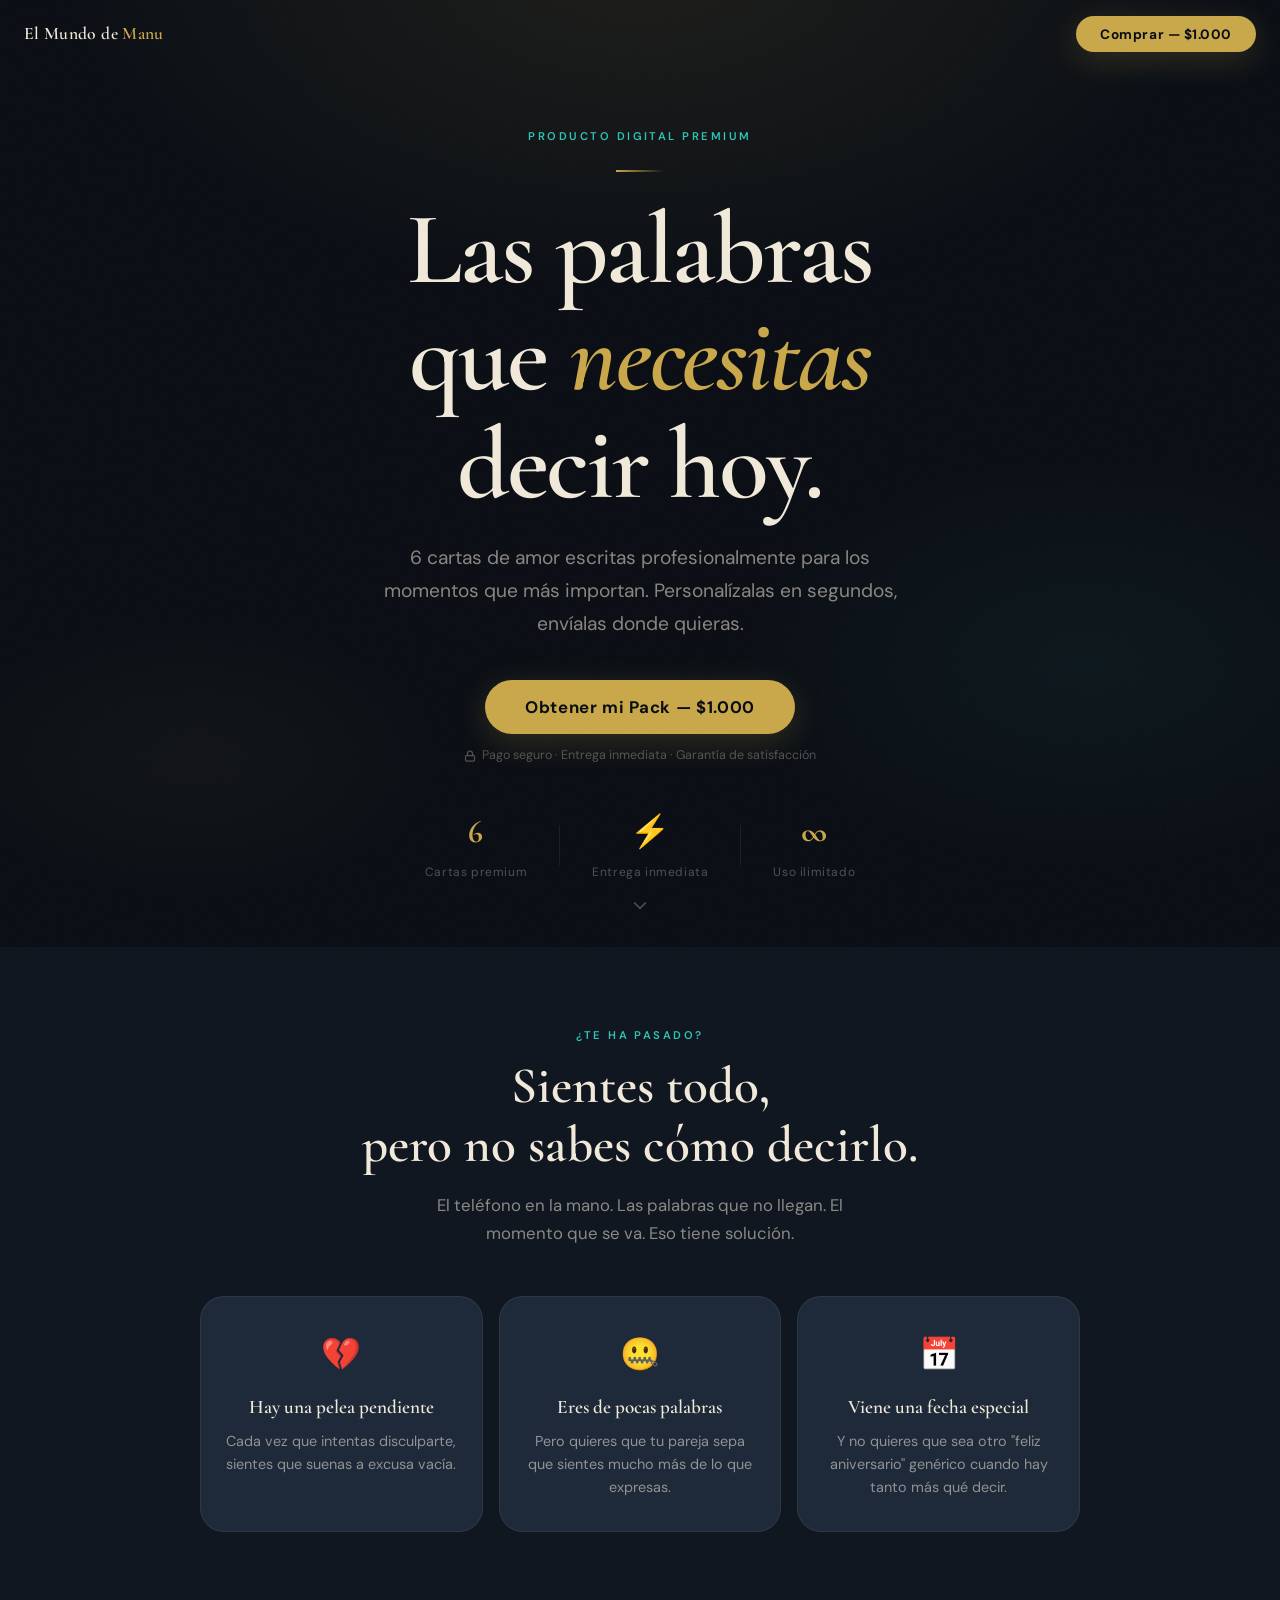
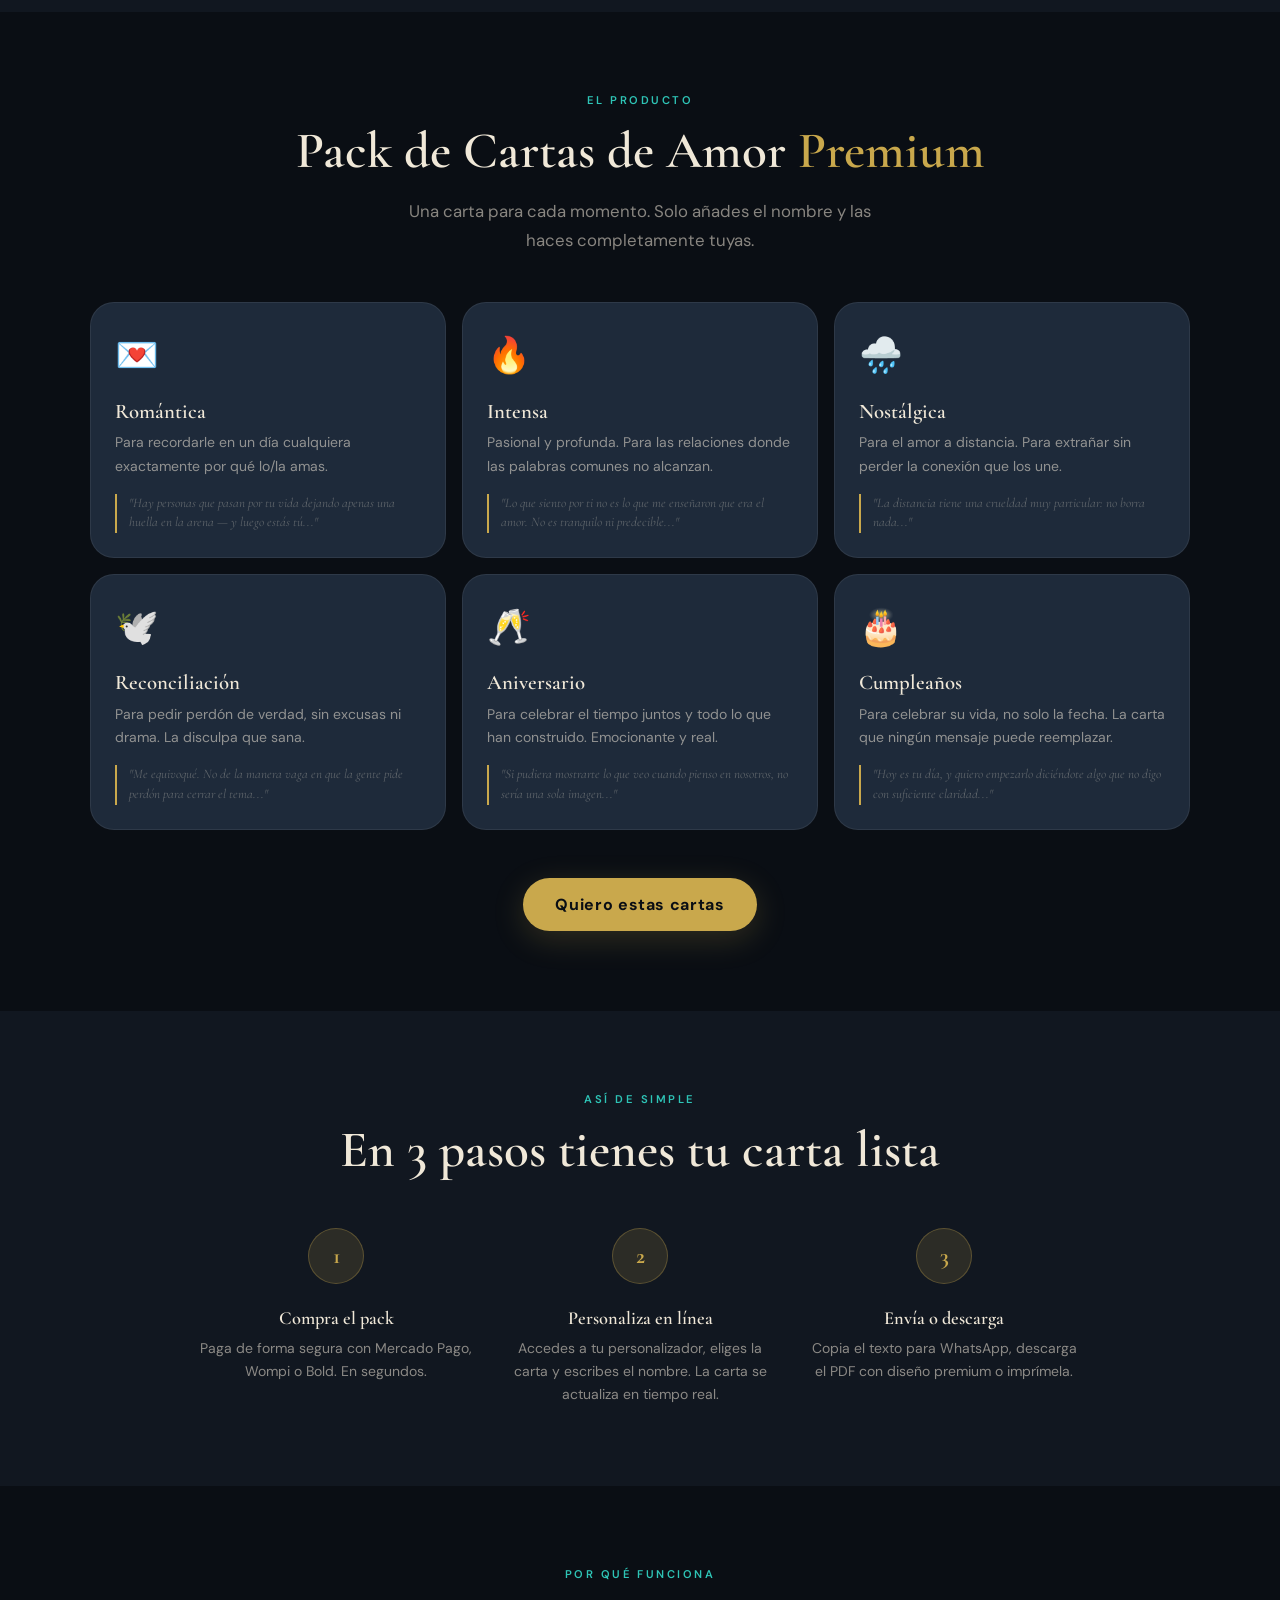
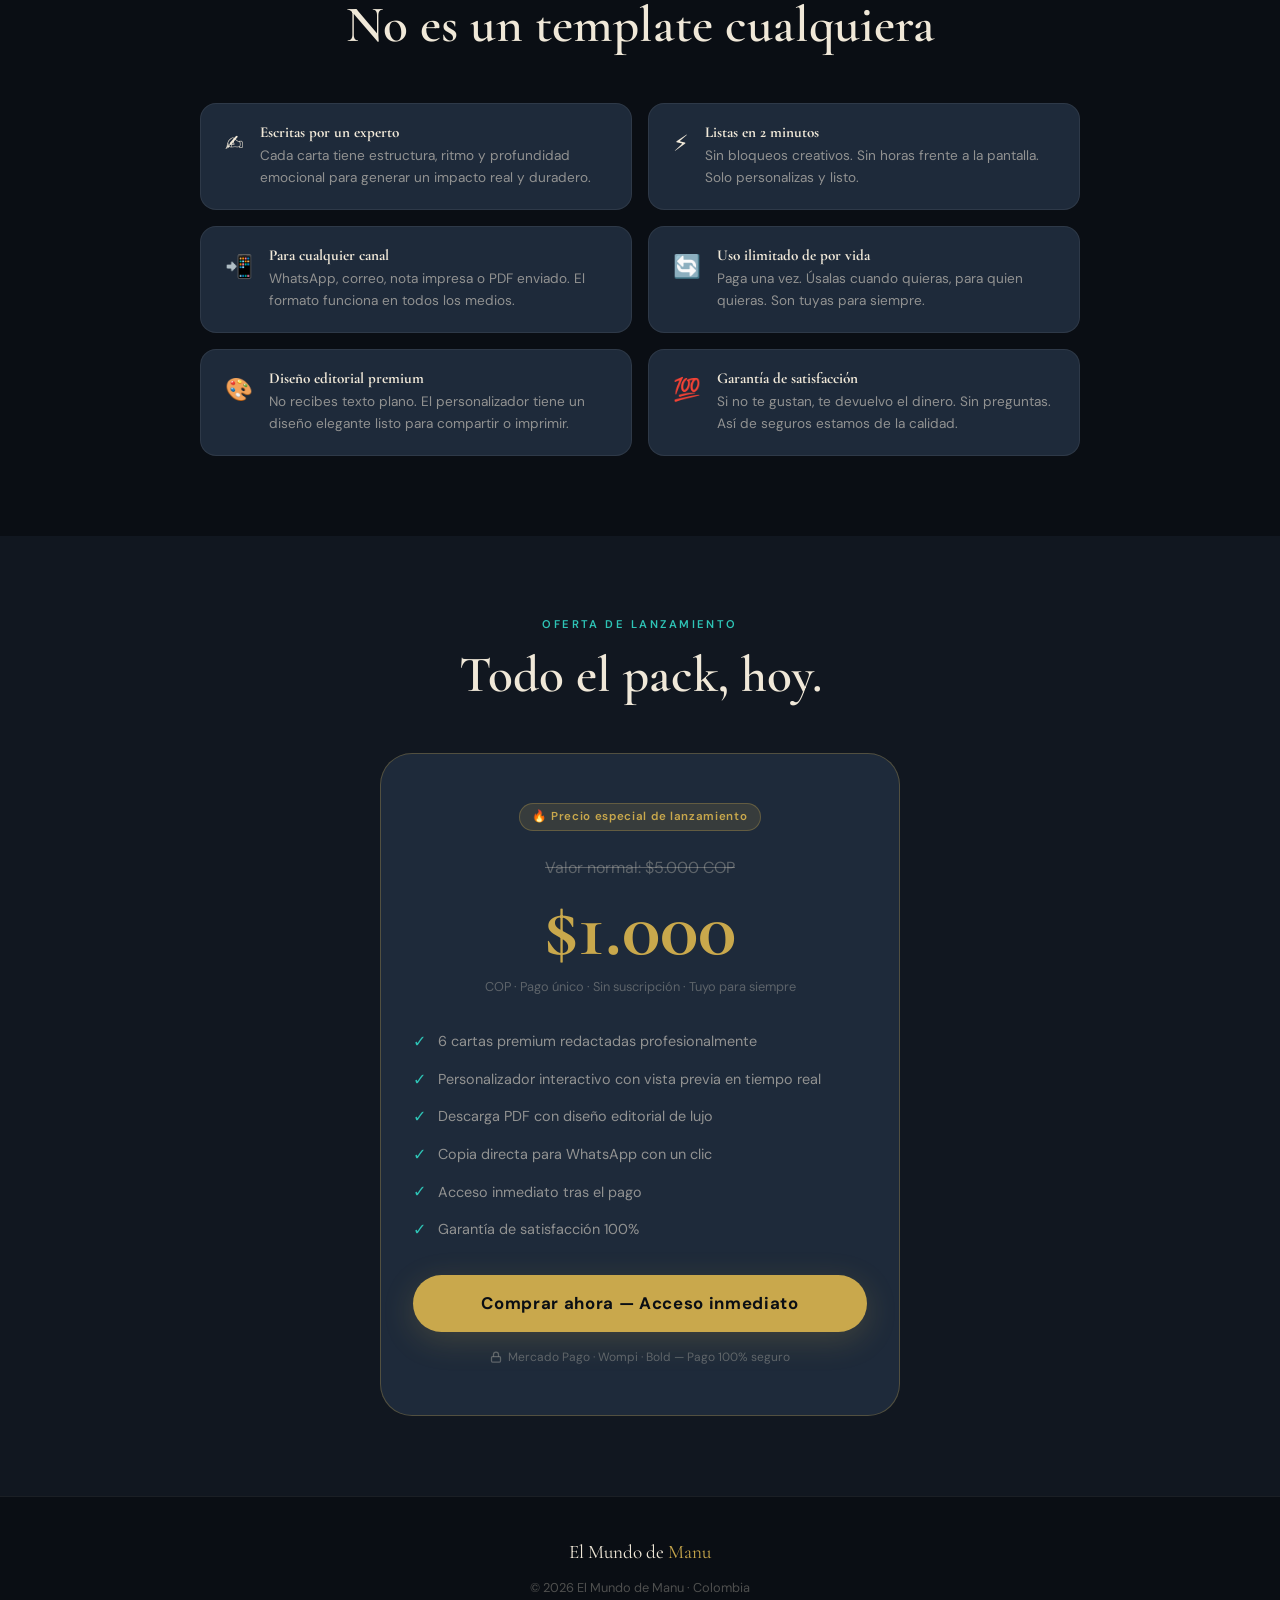
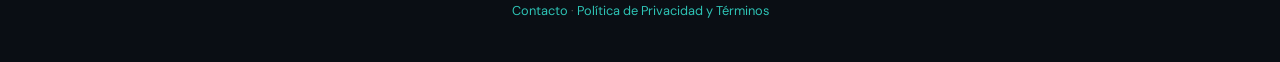
<file: index.html>
<!DOCTYPE html>
<html lang="es">
<head>
  <meta charset="UTF-8" />
  <meta name="viewport" content="width=device-width, initial-scale=1.0" />
  <meta name="robots" content="index, follow" />
  <title>Pack de Cartas de Amor Premium | El Mundo de Manu</title>
  <meta name="description" content="6 cartas de amor escritas profesionalmente. Personalízalas en segundos y envíalas por WhatsApp, correo o impresas. Descarga inmediata." />
  <meta property="og:title"       content="Pack de Cartas de Amor Premium" />
  <meta property="og:description" content="Las palabras perfectas para cada momento. 6 cartas premium." />
  <meta property="og:type"        content="product" />

  <!-- Mis fuentes: Cormorant Garamond para display, DM Sans para UI -->
  <link rel="preconnect" href="https://fonts.googleapis.com" />
  <link rel="preconnect" href="https://fonts.gstatic.com" crossorigin />
  <link href="https://fonts.googleapis.com/css2?family=Cormorant+Garamond:ital,wght@0,400;0,600;0,700;1,400;1,600&family=DM+Sans:wght@300;400;500;600;700&display=swap" rel="stylesheet" />

  <link rel="stylesheet" href="styles.css" />
</head>
<body>

  <!-- ╔══════════════════════════════════════════════════════╗
       ║  NAVBAR FIJA                                        ║
       ╚══════════════════════════════════════════════════════╝ -->
  <nav class="navbar" id="navbar" role="navigation" aria-label="Navegación principal">
    <div class="navbar-brand">El Mundo de <span>Manu</span></div>
    <button class="btn-primary" onclick="abrirModal()" style="padding:0.6rem 1.5rem;font-size:0.85rem;">
      Comprar — $1.000
    </button>
  </nav>


  <!-- ╔══════════════════════════════════════════════════════╗
       ║  HERO — Primera impresión                          ║
       ╚══════════════════════════════════════════════════════╝ -->
  <section class="hero" id="inicio" aria-labelledby="hero-title">
    <div class="hero-bg" aria-hidden="true"></div>

    <div class="hero-content">
      <div class="eyebrow anim-hero anim-delay-1">Producto digital premium</div>

      <div class="hero-line anim-hero anim-delay-1" style="animation-delay:0.2s"></div>

      <h1 class="hero-title anim-hero anim-delay-2" id="hero-title">
        Las palabras<br />que <em>necesitas</em><br />decir hoy.
      </h1>

      <p class="hero-subtitle anim-hero anim-delay-3">
        6 cartas de amor escritas profesionalmente para los momentos que más importan.
        Personalízalas en segundos, envíalas donde quieras.
      </p>

      <div class="anim-hero anim-delay-4" style="display:flex;flex-direction:column;align-items:center;gap:0.75rem;">
        <button class="btn-primary" onclick="abrirModal()" style="font-size:1.05rem;padding:1rem 2.5rem;" aria-label="Comprar pack de cartas">
          Obtener mi Pack — $1.000
        </button>
        <p style="font-size:0.78rem;color:var(--t-muted);display:flex;align-items:center;gap:0.4rem;">
          <svg width="12" height="12" viewBox="0 0 24 24" fill="none" stroke="currentColor" stroke-width="2.5"><rect x="3" y="11" width="18" height="11" rx="2"/><path d="M7 11V7a5 5 0 0110 0v4"/></svg>
          Pago seguro · Entrega inmediata · Garantía de satisfacción
        </p>
      </div>

      <div class="hero-stats anim-hero anim-delay-5">
        <div class="hero-stat">
          <span class="hero-stat-num">6</span>
          <span class="hero-stat-label">Cartas premium</span>
        </div>
        <div class="hero-stat-sep" aria-hidden="true"></div>
        <div class="hero-stat">
          <span class="hero-stat-num">⚡</span>
          <span class="hero-stat-label">Entrega inmediata</span>
        </div>
        <div class="hero-stat-sep" aria-hidden="true"></div>
        <div class="hero-stat">
          <span class="hero-stat-num">∞</span>
          <span class="hero-stat-label">Uso ilimitado</span>
        </div>
      </div>
    </div>

    <div class="scroll-cue" aria-hidden="true">
      <svg width="20" height="20" viewBox="0 0 24 24" fill="none" stroke="var(--t-muted)" stroke-width="2">
        <path d="M19 9l-7 7-7-7"/>
      </svg>
    </div>
  </section>


  <!-- ╔══════════════════════════════════════════════════════╗
       ║  PROBLEMA                                          ║
       ╚══════════════════════════════════════════════════════╝ -->
  <section class="section section-alt" id="problema" aria-labelledby="problema-title">
    <div class="container-md">
      <div class="section-header reveal">
        <div class="eyebrow">¿Te ha pasado?</div>
        <h2 class="section-title" id="problema-title">
          Sientes todo,<br />pero no sabes cómo decirlo.
        </h2>
        <p class="section-sub">
          El teléfono en la mano. Las palabras que no llegan.
          El momento que se va. Eso tiene solución.
        </p>
      </div>

      <div class="problema-grid">
        <div class="problema-card reveal" style="transition-delay:0.1s">
          <span class="problema-card-icon">💔</span>
          <h3>Hay una pelea pendiente</h3>
          <p>Cada vez que intentas disculparte, sientes que suenas a excusa vacía.</p>
        </div>
        <div class="problema-card reveal" style="transition-delay:0.2s">
          <span class="problema-card-icon">🤐</span>
          <h3>Eres de pocas palabras</h3>
          <p>Pero quieres que tu pareja sepa que sientes mucho más de lo que expresas.</p>
        </div>
        <div class="problema-card reveal" style="transition-delay:0.3s">
          <span class="problema-card-icon">📅</span>
          <h3>Viene una fecha especial</h3>
          <p>Y no quieres que sea otro "feliz aniversario" genérico cuando hay tanto más qué decir.</p>
        </div>
      </div>
    </div>
  </section>


  <!-- ╔══════════════════════════════════════════════════════╗
       ║  PRODUCTO — Las 6 cartas                          ║
       ╚══════════════════════════════════════════════════════╝ -->
  <section class="section" id="cartas" aria-labelledby="cartas-title">
    <div class="container">
      <div class="section-header reveal">
        <div class="eyebrow">El producto</div>
        <h2 class="section-title" id="cartas-title">
          Pack de Cartas de Amor <span style="color:var(--c-gold)">Premium</span>
        </h2>
        <p class="section-sub">
          Una carta para cada momento. Solo añades el nombre y las haces completamente tuyas.
        </p>
      </div>

      <div class="cartas-grid">
        <article class="carta-card reveal" style="transition-delay:0.05s">
          <div class="carta-icon">💌</div>
          <h3>Romántica</h3>
          <p>Para recordarle en un día cualquiera exactamente por qué lo/la amas.</p>
          <div class="carta-preview">
            <p>"Hay personas que pasan por tu vida dejando apenas una huella en la arena — y luego estás tú..."</p>
          </div>
        </article>
        <article class="carta-card reveal" style="transition-delay:0.1s">
          <div class="carta-icon">🔥</div>
          <h3>Intensa</h3>
          <p>Pasional y profunda. Para las relaciones donde las palabras comunes no alcanzan.</p>
          <div class="carta-preview">
            <p>"Lo que siento por ti no es lo que me enseñaron que era el amor. No es tranquilo ni predecible..."</p>
          </div>
        </article>
        <article class="carta-card reveal" style="transition-delay:0.15s">
          <div class="carta-icon">🌧️</div>
          <h3>Nostálgica</h3>
          <p>Para el amor a distancia. Para extrañar sin perder la conexión que los une.</p>
          <div class="carta-preview">
            <p>"La distancia tiene una crueldad muy particular: no borra nada..."</p>
          </div>
        </article>
        <article class="carta-card reveal" style="transition-delay:0.2s">
          <div class="carta-icon">🕊️</div>
          <h3>Reconciliación</h3>
          <p>Para pedir perdón de verdad, sin excusas ni drama. La disculpa que sana.</p>
          <div class="carta-preview">
            <p>"Me equivoqué. No de la manera vaga en que la gente pide perdón para cerrar el tema..."</p>
          </div>
        </article>
        <article class="carta-card reveal" style="transition-delay:0.25s">
          <div class="carta-icon">🥂</div>
          <h3>Aniversario</h3>
          <p>Para celebrar el tiempo juntos y todo lo que han construido. Emocionante y real.</p>
          <div class="carta-preview">
            <p>"Si pudiera mostrarte lo que veo cuando pienso en nosotros, no sería una sola imagen..."</p>
          </div>
        </article>
        <article class="carta-card reveal" style="transition-delay:0.3s">
          <div class="carta-icon">🎂</div>
          <h3>Cumpleaños</h3>
          <p>Para celebrar su vida, no solo la fecha. La carta que ningún mensaje puede reemplazar.</p>
          <div class="carta-preview">
            <p>"Hoy es tu día, y quiero empezarlo diciéndote algo que no digo con suficiente claridad..."</p>
          </div>
        </article>
      </div>

      <!-- Mi CTA intermedio para capturar intención en cualquier punto -->
      <div class="reveal" style="text-align:center;margin-top:3rem;">
        <button class="btn-primary" onclick="abrirModal()" style="font-size:1rem;">
          Quiero estas cartas
        </button>
      </div>
    </div>
  </section>


  <!-- ╔══════════════════════════════════════════════════════╗
       ║  CÓMO FUNCIONA — 3 pasos simples                  ║
       ╚══════════════════════════════════════════════════════╝ -->
  <section class="section section-alt" aria-labelledby="como-title">
    <div class="container-md">
      <div class="section-header reveal">
        <div class="eyebrow">Así de simple</div>
        <h2 class="section-title" id="como-title">En 3 pasos tienes tu carta lista</h2>
      </div>

      <div style="display:grid;grid-template-columns:repeat(auto-fit,minmax(200px,1fr));gap:2rem;position:relative;">
        <div class="reveal" style="text-align:center;transition-delay:0.1s">
          <div style="width:56px;height:56px;border-radius:50%;background:var(--c-gold-dim);border:1px solid var(--c-border-gold);display:flex;align-items:center;justify-content:center;margin:0 auto 1.5rem;font-family:var(--f-display);font-size:1.4rem;color:var(--c-gold);font-weight:700;">1</div>
          <h3 style="font-family:var(--f-display);font-size:1.15rem;margin-bottom:0.5rem;">Compra el pack</h3>
          <p style="font-size:0.875rem;color:var(--t-secondary);line-height:1.65;">Paga de forma segura con Mercado Pago, Wompi o Bold. En segundos.</p>
        </div>
        <div class="reveal" style="text-align:center;transition-delay:0.2s">
          <div style="width:56px;height:56px;border-radius:50%;background:var(--c-gold-dim);border:1px solid var(--c-border-gold);display:flex;align-items:center;justify-content:center;margin:0 auto 1.5rem;font-family:var(--f-display);font-size:1.4rem;color:var(--c-gold);font-weight:700;">2</div>
          <h3 style="font-family:var(--f-display);font-size:1.15rem;margin-bottom:0.5rem;">Personaliza en línea</h3>
          <p style="font-size:0.875rem;color:var(--t-secondary);line-height:1.65;">Accedes a tu personalizador, eliges la carta y escribes el nombre. La carta se actualiza en tiempo real.</p>
        </div>
        <div class="reveal" style="text-align:center;transition-delay:0.3s">
          <div style="width:56px;height:56px;border-radius:50%;background:var(--c-gold-dim);border:1px solid var(--c-border-gold);display:flex;align-items:center;justify-content:center;margin:0 auto 1.5rem;font-family:var(--f-display);font-size:1.4rem;color:var(--c-gold);font-weight:700;">3</div>
          <h3 style="font-family:var(--f-display);font-size:1.15rem;margin-bottom:0.5rem;">Envía o descarga</h3>
          <p style="font-size:0.875rem;color:var(--t-secondary);line-height:1.65;">Copia el texto para WhatsApp, descarga el PDF con diseño premium o imprímela.</p>
        </div>
      </div>
    </div>
  </section>


  <!-- ╔══════════════════════════════════════════════════════╗
       ║  BENEFICIOS                                        ║
       ╚══════════════════════════════════════════════════════╝ -->
  <section class="section" aria-labelledby="beneficios-title">
    <div class="container-md">
      <div class="section-header reveal">
        <div class="eyebrow">Por qué funciona</div>
        <h2 class="section-title" id="beneficios-title">No es un template cualquiera</h2>
      </div>
      <div class="beneficios-grid">
        <div class="beneficio-item reveal" style="transition-delay:0.05s"><span class="beneficio-icon">✍️</span><div><h4>Escritas por un experto</h4><p>Cada carta tiene estructura, ritmo y profundidad emocional para generar un impacto real y duradero.</p></div></div>
        <div class="beneficio-item reveal" style="transition-delay:0.1s"><span class="beneficio-icon">⚡</span><div><h4>Listas en 2 minutos</h4><p>Sin bloqueos creativos. Sin horas frente a la pantalla. Solo personalizas y listo.</p></div></div>
        <div class="beneficio-item reveal" style="transition-delay:0.15s"><span class="beneficio-icon">📲</span><div><h4>Para cualquier canal</h4><p>WhatsApp, correo, nota impresa o PDF enviado. El formato funciona en todos los medios.</p></div></div>
        <div class="beneficio-item reveal" style="transition-delay:0.2s"><span class="beneficio-icon">🔄</span><div><h4>Uso ilimitado de por vida</h4><p>Paga una vez. Úsalas cuando quieras, para quien quieras. Son tuyas para siempre.</p></div></div>
        <div class="beneficio-item reveal" style="transition-delay:0.25s"><span class="beneficio-icon">🎨</span><div><h4>Diseño editorial premium</h4><p>No recibes texto plano. El personalizador tiene un diseño elegante listo para compartir o imprimir.</p></div></div>
        <div class="beneficio-item reveal" style="transition-delay:0.3s"><span class="beneficio-icon">💯</span><div><h4>Garantía de satisfacción</h4><p>Si no te gustan, te devuelvo el dinero. Sin preguntas. Así de seguros estamos de la calidad.</p></div></div>
      </div>
    </div>
  </section>


  <!-- ╔══════════════════════════════════════════════════════╗
       ║  PRECIO + CTA FINAL                               ║
       ╚══════════════════════════════════════════════════════╝ -->
  <section class="section section-alt" id="precio" aria-labelledby="precio-title">
    <div class="container-sm">
      <div class="section-header reveal">
        <div class="eyebrow">Oferta de lanzamiento</div>
        <h2 class="section-title" id="precio-title">Todo el pack, hoy.</h2>
      </div>

      <div class="precio-card reveal">
        <div class="badge" style="margin-bottom:1.5rem;">🔥 Precio especial de lanzamiento</div>
        <p class="precio-old">Valor normal: $5.000 COP</p>
        <p class="precio-main">$1.000</p>
        <p class="precio-note">COP · Pago único · Sin suscripción · Tuyo para siempre</p>

        <ul class="precio-lista">
          <li><span class="check">✓</span> 6 cartas premium redactadas profesionalmente</li>
          <li><span class="check">✓</span> Personalizador interactivo con vista previa en tiempo real</li>
          <li><span class="check">✓</span> Descarga PDF con diseño editorial de lujo</li>
          <li><span class="check">✓</span> Copia directa para WhatsApp con un clic</li>
          <li><span class="check">✓</span> Acceso inmediato tras el pago</li>
          <li><span class="check">✓</span> Garantía de satisfacción 100%</li>
        </ul>

        <button class="btn-primary" onclick="abrirModal()" style="width:100%;font-size:1.05rem;padding:1.1rem;" aria-label="Ir a pago">
          Comprar ahora — Acceso inmediato
        </button>
        <p style="font-size:0.75rem;color:var(--t-muted);margin-top:1rem;display:flex;align-items:center;justify-content:center;gap:0.4rem;">
          <svg width="12" height="12" viewBox="0 0 24 24" fill="none" stroke="currentColor" stroke-width="2.5"><rect x="3" y="11" width="18" height="11" rx="2"/><path d="M7 11V7a5 5 0 0110 0v4"/></svg>
          Mercado Pago · Wompi · Bold — Pago 100% seguro
        </p>
      </div>
    </div>
  </section>


  <!-- ╔══════════════════════════════════════════════════════╗
       ║  FOOTER                                            ║
       ╚══════════════════════════════════════════════════════╝ -->
  <footer class="footer" role="contentinfo">
    <div class="footer-brand">El Mundo de <span>Manu</span></div>
    <p class="footer-text">
      © 2026 El Mundo de Manu · Colombia<br />
      <a href="mailto:elmundodemanu2704@gmail.com" class="footer-link">Contacto</a> ·
      <a href="legal.html" class="footer-link">Política de Privacidad y Términos</a>
    </p>
  </footer>


  <!-- ╔══════════════════════════════════════════════════════╗
       ║  MODAL DE PAGO                                     ║
       ╚══════════════════════════════════════════════════════╝ -->
  <div
    class="modal-overlay"
    id="modal-pago"
    role="dialog"
    aria-modal="true"
    aria-labelledby="modal-title"
  >
    <div class="modal-box">
      <button class="modal-close-btn" onclick="cerrarModal()" aria-label="Cerrar modal">
        <svg width="16" height="16" viewBox="0 0 24 24" fill="none" stroke="currentColor" stroke-width="2.5">
          <path d="M18 6L6 18M6 6l12 12"/>
        </svg>
      </button>

      <div class="modal-header">
        <h2 id="modal-title">¿Cómo prefieres pagar?</h2>
        <p>Elige tu plataforma favorita. Todas son seguras.</p>
      </div>

      <div style="display:flex;flex-direction:column;gap:0.75rem;" id="pasarelas-container">

        <button class="pasarela-btn" onclick="iniciarPago('mercadopago')" id="btn-mp">
          <!-- Logo Mercado Pago -->
          <div class="pasarela-logo" style="background:#fff;padding:0;overflow:hidden;display:flex;align-items:center;justify-content:center;border:1.5px solid #e8f4fd;">
            <img src="assets/img/logos/MercadoPago.png" alt="Mercado Pago" width="36" height="36" style="object-fit:contain;" />
          </div>
          <div class="pasarela-info">
            <strong>Mercado Pago</strong>
            <span>Tarjeta, PSE, efectivo, cuotas</span>
          </div>
          <svg class="pasarela-arrow" width="16" height="16" viewBox="0 0 24 24" fill="none" stroke="currentColor" stroke-width="2">
            <path d="M9 18l6-6-6-6"/>
          </svg>
        </button>

        <button class="pasarela-btn" onclick="iniciarPago('wompi')" id="btn-wompi">
          <!-- Logo Wompi -->
          <div class="pasarela-logo" style="background:#A8E6A3;padding:0;overflow:hidden;display:flex;align-items:center;justify-content:center;">
            <img src="assets/img/logos/Wompi.png" alt="Wompi" width="38" height="38" style="object-fit:contain;" />
          </div>
          <div class="pasarela-info">
            <strong>Wompi</strong>
            <span>Tarjeta crédito/débito, Nequi, PSE</span>
          </div>
          <svg class="pasarela-arrow" width="16" height="16" viewBox="0 0 24 24" fill="none" stroke="currentColor" stroke-width="2">
            <path d="M9 18l6-6-6-6"/>
          </svg>
        </button>

        <button class="pasarela-btn" onclick="iniciarPago('bold')" id="btn-bold">
          <!-- Logo Bold -->
          <div class="pasarela-logo" style="background:#1a1060;padding:0;overflow:hidden;display:flex;align-items:center;justify-content:center;border-radius:10px;">
            <img src="assets/img/logos/Bold.png" alt="Bold" width="40" height="40" style="object-fit:contain;" />
          </div>
          <div class="pasarela-info">
            <strong>Bold</strong>
            <span>Tarjeta, transferencia, Nequi</span>
          </div>
          <svg class="pasarela-arrow" width="16" height="16" viewBox="0 0 24 24" fill="none" stroke="currentColor" stroke-width="2">
            <path d="M9 18l6-6-6-6"/>
          </svg>
        </button>
      </div>

      <div class="modal-trust">
        <svg width="14" height="14" viewBox="0 0 24 24" fill="none" stroke="currentColor" stroke-width="2.5">
          <rect x="3" y="11" width="18" height="11" rx="2"/>
          <path d="M7 11V7a5 5 0 0110 0v4"/>
        </svg>
        Transacción cifrada y 100% segura
      </div>
      <p style="font-size:0.72rem;color:var(--t-muted);text-align:center;margin-top:0.5rem;">
        Al pagar aceptas nuestros <a href="legal.html" style="color:var(--c-teal);text-decoration:none;" target="_blank">Términos y Política de Privacidad</a>
      </p>

      <button class="btn-ghost" onclick="cerrarModal()" style="width:100%;justify-content:center;margin-top:1.25rem;">
        Cancelar
      </button>
    </div>
  </div>


  <!-- Mi toast de notificaciones — lo manipulo desde JS -->
  <div class="toast" id="toast" role="alert" aria-live="polite"></div>

  <script src="payments.js"></script>
  <script src="main.js"></script>
</body>
</html>
</file>
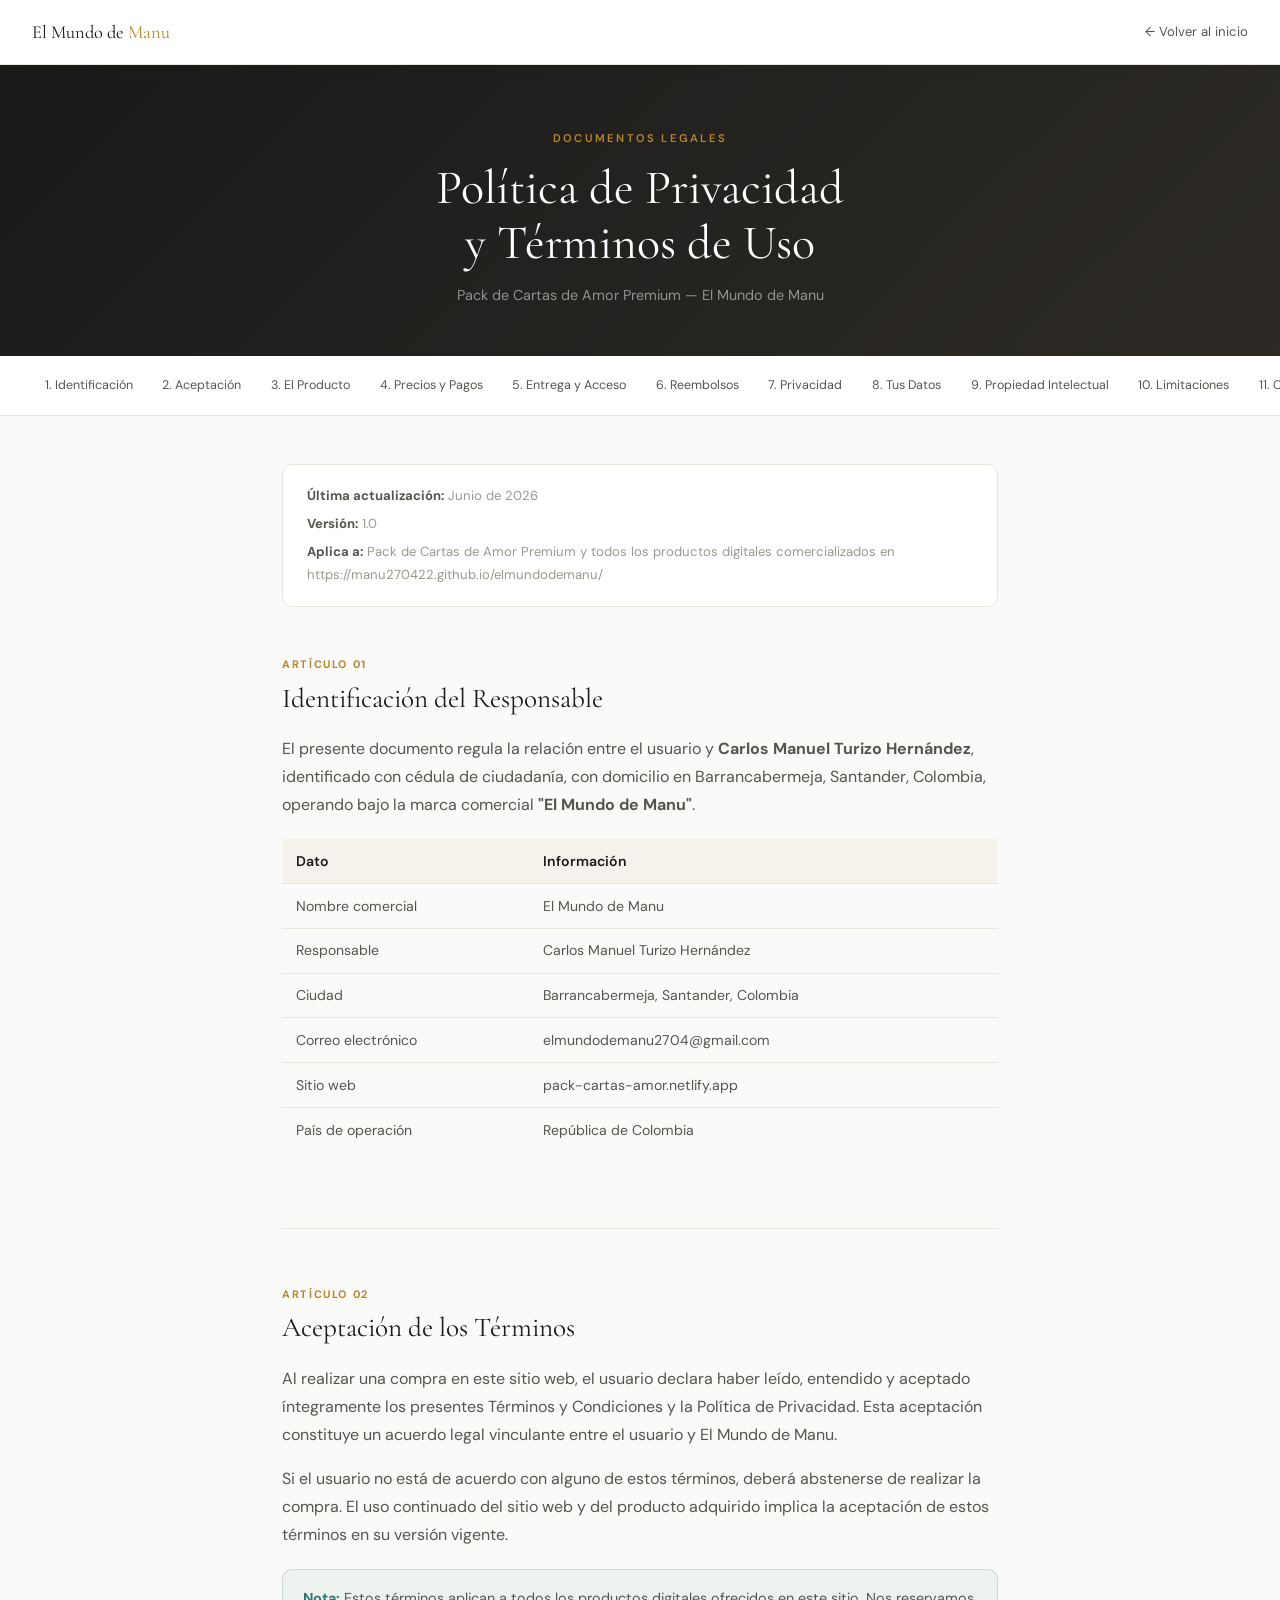
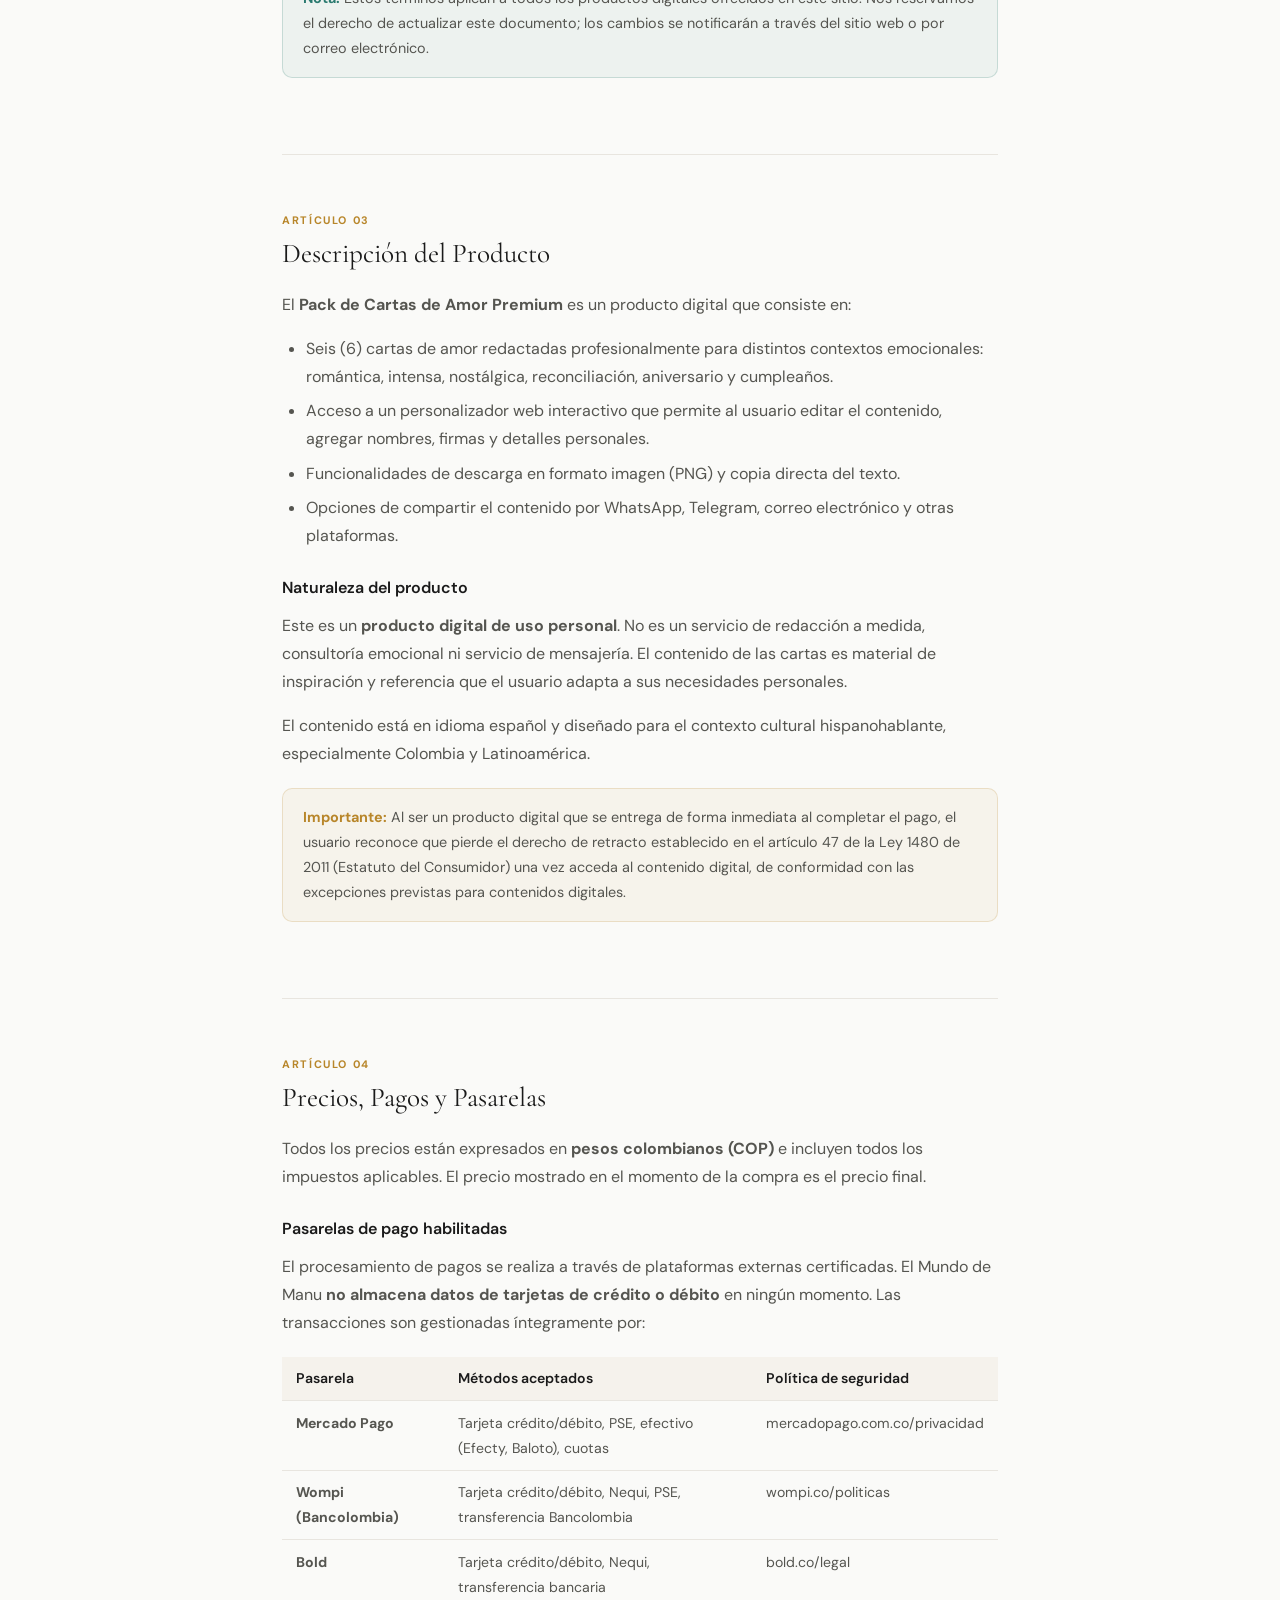
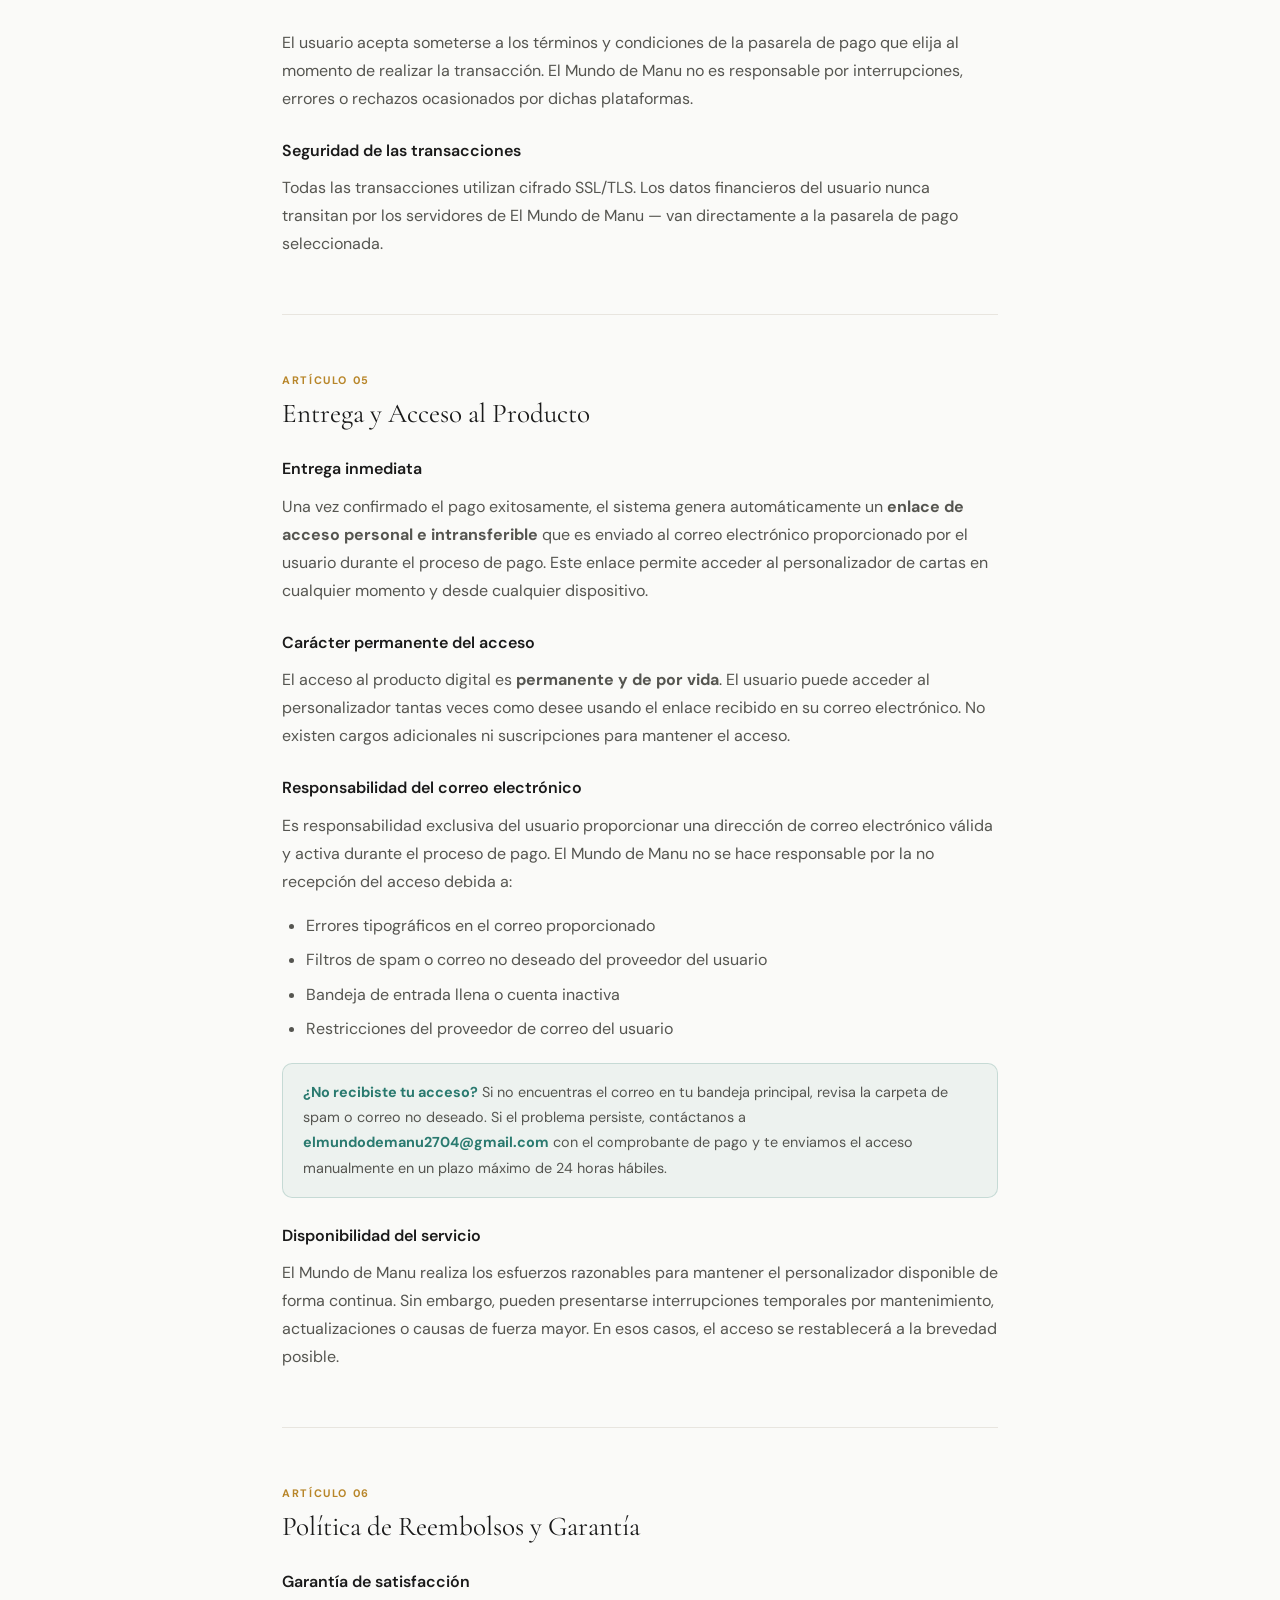
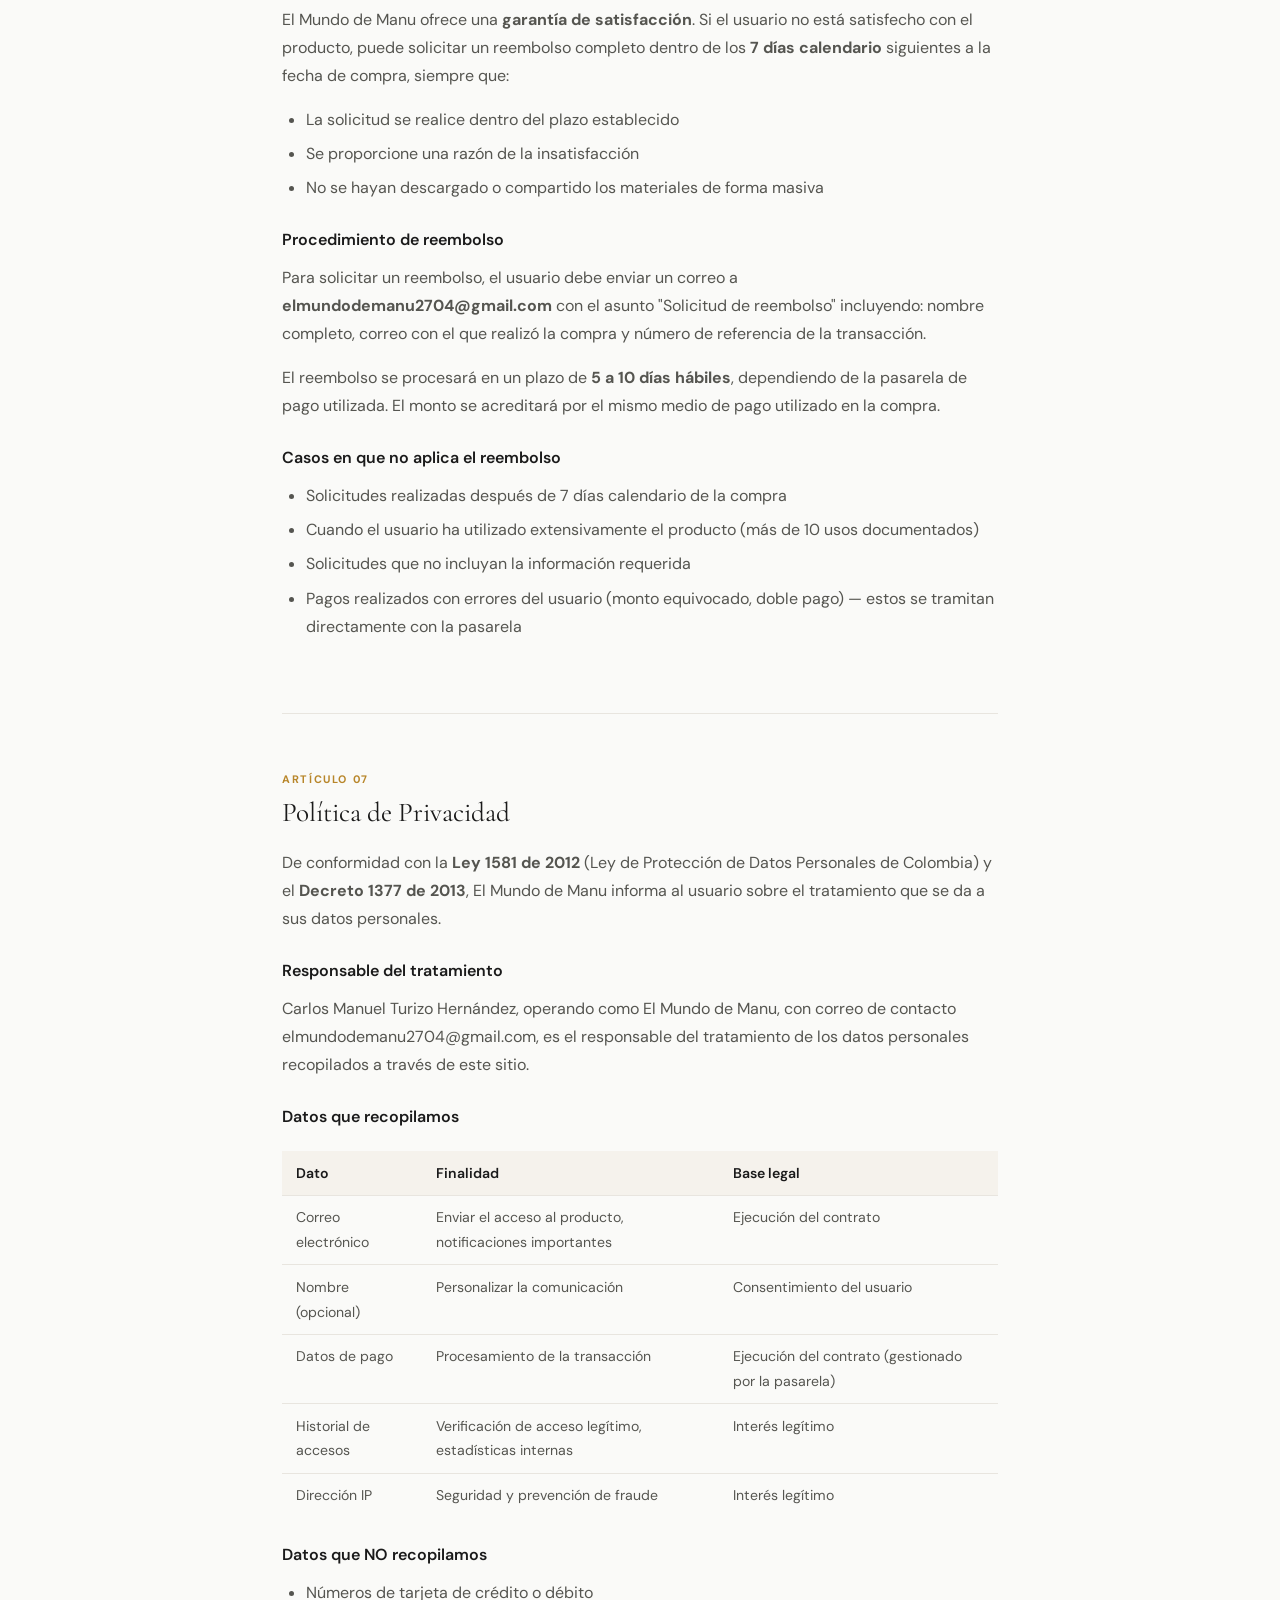
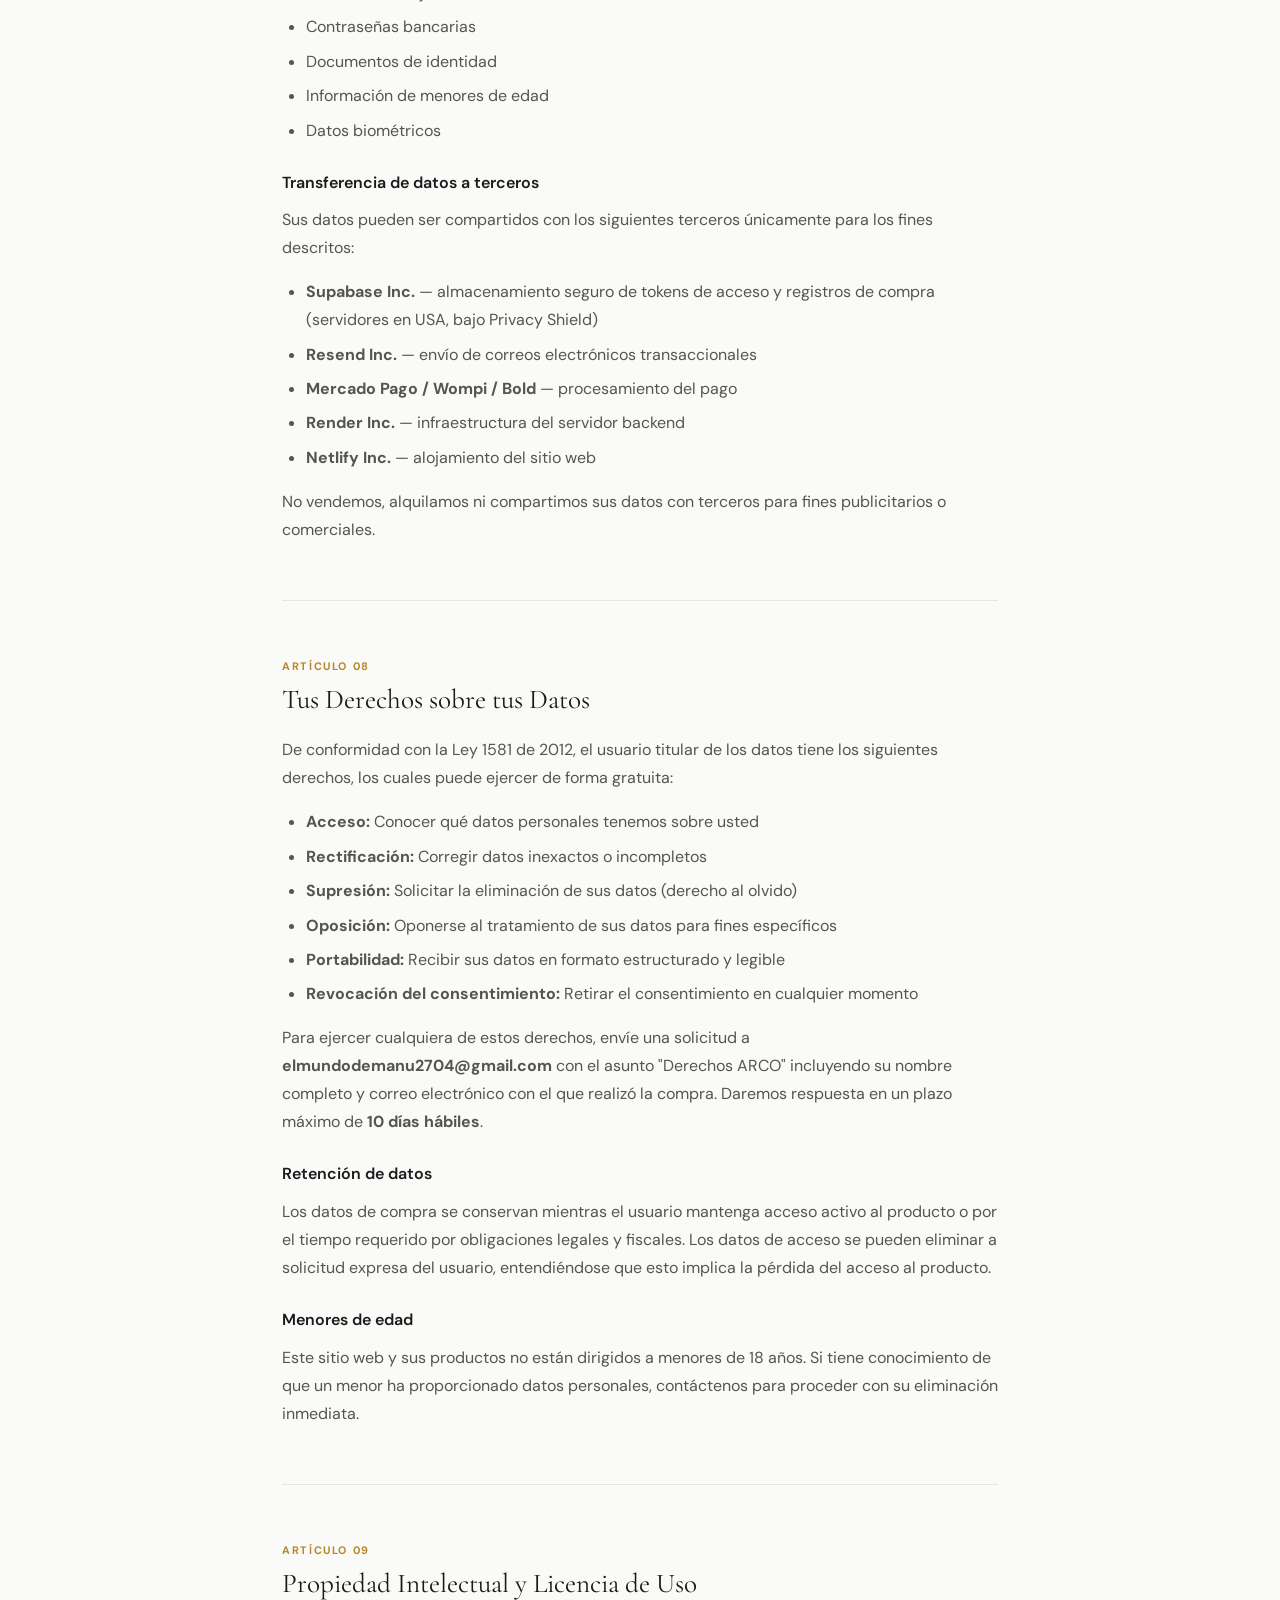
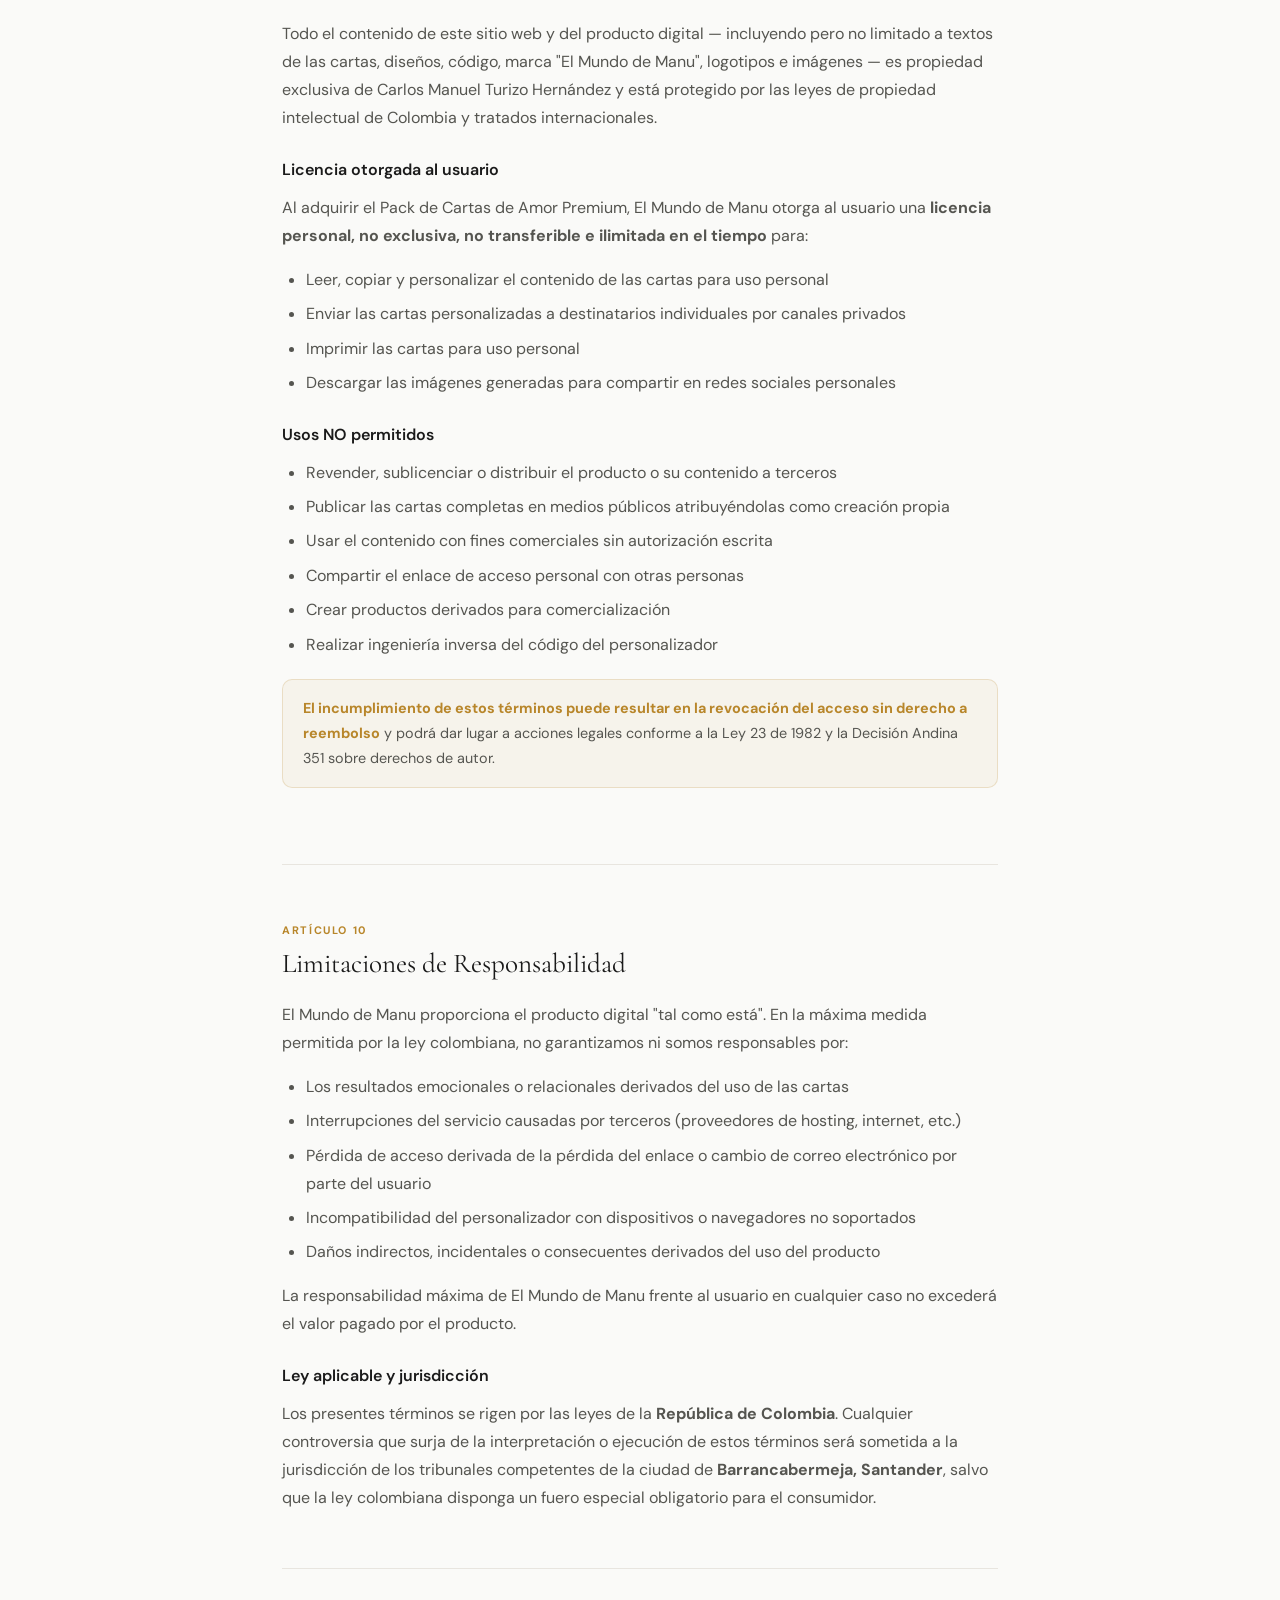
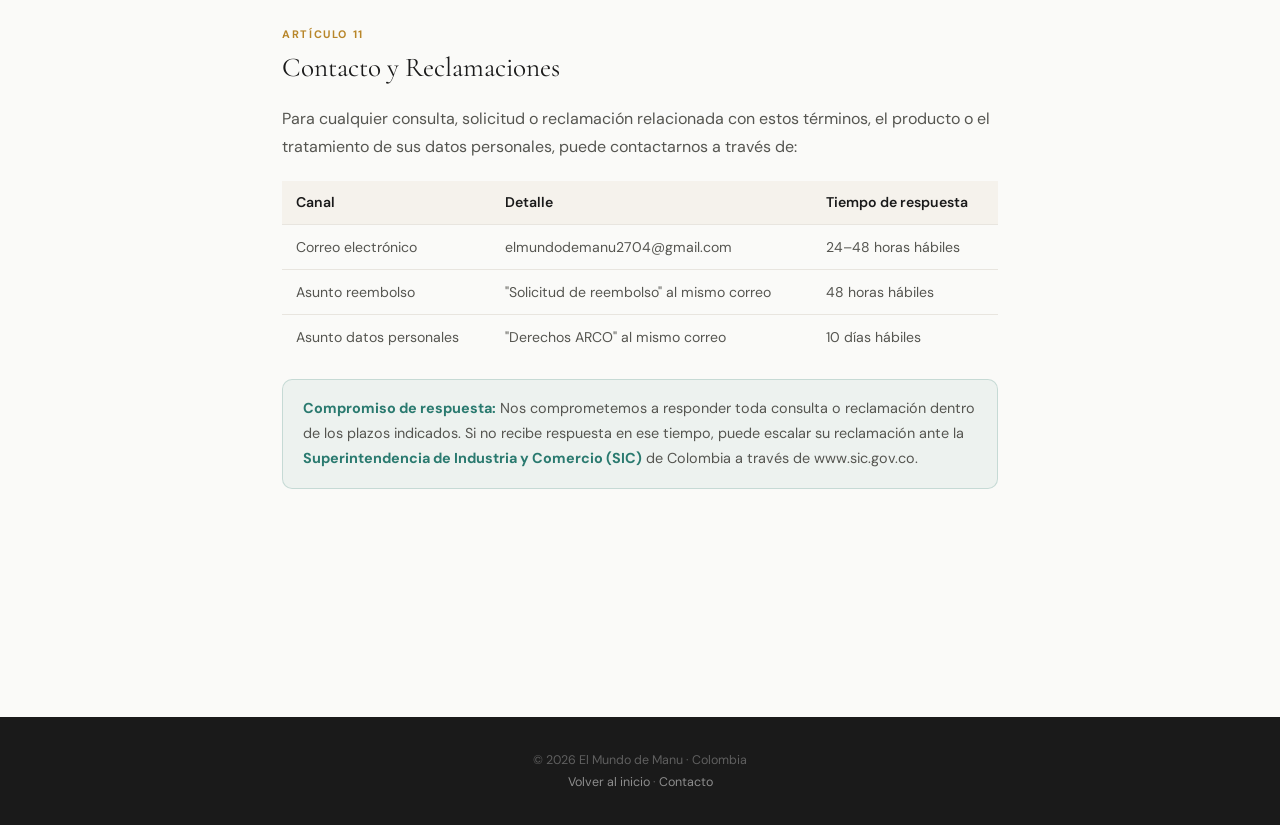
<file: legal.html>
<!DOCTYPE html>
<html lang="es">
<head>
  <meta charset="UTF-8"/>
  <meta name="viewport" content="width=device-width, initial-scale=1.0"/>
  <title>Política de Privacidad y Términos | El Mundo de Manu</title>
  <meta name="description" content="Política de privacidad, términos y condiciones del Pack de Cartas de Amor Premium — El Mundo de Manu."/>
  <link rel="preconnect" href="https://fonts.googleapis.com"/>
  <link rel="preconnect" href="https://fonts.gstatic.com" crossorigin/>
  <link href="https://fonts.googleapis.com/css2?family=Cormorant+Garamond:ital,wght@0,400;0,600;1,400&family=DM+Sans:wght@300;400;500;600&display=swap" rel="stylesheet"/>

  <style>
    :root {
      --bg:       #FAFAF8;
      --bg-2:     #FFFFFF;
      --ink:      #1A1A1A;
      --ink-2:    #555550;
      --ink-3:    #999990;
      --accent:   #B8862A;
      --teal:     #2A7A6F;
      --border:   #E8E5DF;
      --border-gold: rgba(184,134,42,0.2);
      --f-display: 'Cormorant Garamond', Georgia, serif;
      --f-body:    'DM Sans', system-ui, sans-serif;
    }

    *, *::before, *::after { box-sizing: border-box; margin: 0; padding: 0; }
    html { font-size: 16px; scroll-behavior: smooth; }

    body {
      background: var(--bg);
      color: var(--ink);
      font-family: var(--f-body);
      font-size: 1rem;
      line-height: 1.75;
      -webkit-font-smoothing: antialiased;
    }

    /* ── Header ── */
    .site-header {
      background: var(--bg-2);
      border-bottom: 1px solid var(--border);
      padding: 1rem 2rem;
      display: flex; align-items: center; justify-content: space-between;
      position: sticky; top: 0; z-index: 10;
      box-shadow: 0 2px 12px rgba(0,0,0,0.04);
    }
    .site-header-brand {
      font-family: var(--f-display);
      font-size: 1.15rem; font-weight: 400;
    }
    .site-header-brand span { color: var(--accent); }
    .site-header a {
      font-size: 0.82rem; color: var(--ink-2);
      text-decoration: none; display: flex; align-items: center; gap: 0.3rem;
    }
    .site-header a:hover { color: var(--accent); }

    /* ── Hero legal ── */
    .hero-legal {
      background: linear-gradient(135deg, #1A1A1A 0%, #2D2A25 100%);
      padding: 4rem 2rem 3rem;
      text-align: center;
    }
    .hero-legal-eyebrow {
      font-size: 0.7rem; font-weight: 600; letter-spacing: 0.2em;
      text-transform: uppercase; color: var(--accent);
      margin-bottom: 0.75rem;
    }
    .hero-legal-titulo {
      font-family: var(--f-display);
      font-size: clamp(2rem, 5vw, 3rem);
      font-weight: 400; color: #FFFFFF;
      margin-bottom: 0.75rem; line-height: 1.15;
    }
    .hero-legal-sub {
      font-size: 0.9rem; color: rgba(255,255,255,0.5);
      max-width: 520px; margin: 0 auto;
    }

    /* ── Índice de navegación ── */
    .indice {
      background: var(--bg-2);
      border-bottom: 1px solid var(--border);
      padding: 0.75rem 2rem;
      overflow-x: auto; scrollbar-width: none;
      display: flex; gap: 0.25rem; white-space: nowrap;
    }
    .indice::-webkit-scrollbar { display: none; }
    .indice a {
      font-size: 0.78rem; color: var(--ink-2);
      text-decoration: none; padding: 0.4rem 0.8rem;
      border-radius: 99px;
      transition: all 0.2s ease;
    }
    .indice a:hover { background: rgba(184,134,42,0.08); color: var(--accent); }

    /* ── Layout principal ── */
    .contenido {
      max-width: 780px;
      margin: 0 auto;
      padding: 3rem 2rem 6rem;
    }

    /* ── Secciones ── */
    .seccion {
      margin-bottom: 3.5rem;
      padding-bottom: 3.5rem;
      border-bottom: 1px solid var(--border);
    }
    .seccion:last-child { border-bottom: none; }

    .seccion-numero {
      font-size: 0.68rem; font-weight: 700; letter-spacing: 0.15em;
      text-transform: uppercase; color: var(--accent);
      margin-bottom: 0.5rem;
    }
    .seccion-titulo {
      font-family: var(--f-display);
      font-size: 1.7rem; font-weight: 400;
      color: var(--ink); margin-bottom: 1.25rem;
      line-height: 1.2;
    }
    .seccion-subtitulo {
      font-size: 1rem; font-weight: 600;
      color: var(--ink); margin: 1.5rem 0 0.6rem;
    }

    p { color: var(--ink-2); margin-bottom: 1rem; }
    p:last-child { margin-bottom: 0; }

    ul, ol {
      color: var(--ink-2);
      padding-left: 1.5rem;
      margin-bottom: 1rem;
    }
    li { margin-bottom: 0.4rem; }

    /* ── Cajas especiales ── */
    .caja-info {
      background: rgba(42,122,111,0.06);
      border: 1px solid rgba(42,122,111,0.2);
      border-radius: 10px;
      padding: 1rem 1.25rem;
      margin: 1.25rem 0;
    }
    .caja-info p { color: var(--ink-2); margin: 0; font-size: 0.9rem; }
    .caja-info strong { color: var(--teal); }

    .caja-advertencia {
      background: rgba(184,134,42,0.06);
      border: 1px solid var(--border-gold);
      border-radius: 10px;
      padding: 1rem 1.25rem;
      margin: 1.25rem 0;
    }
    .caja-advertencia p { color: var(--ink-2); margin: 0; font-size: 0.9rem; }
    .caja-advertencia strong { color: var(--accent); }

    /* ── Tabla ── */
    .tabla-datos {
      width: 100%; border-collapse: collapse;
      margin: 1.25rem 0; font-size: 0.88rem;
    }
    .tabla-datos th {
      background: #F5F2EC;
      padding: 0.6rem 0.9rem; text-align: left;
      font-weight: 600; color: var(--ink);
      border-bottom: 1px solid var(--border);
    }
    .tabla-datos td {
      padding: 0.6rem 0.9rem;
      border-bottom: 1px solid var(--border);
      color: var(--ink-2); vertical-align: top;
    }
    .tabla-datos tr:last-child td { border-bottom: none; }

    /* ── Fecha de actualización ── */
    .meta-legal {
      background: var(--bg-2);
      border: 1px solid var(--border);
      border-radius: 10px;
      padding: 1.25rem 1.5rem;
      margin-bottom: 3rem;
      display: flex; flex-direction: column; gap: 0.3rem;
    }
    .meta-legal p { margin: 0; font-size: 0.82rem; color: var(--ink-3); }
    .meta-legal strong { color: var(--ink-2); }

    /* ── Footer ── */
    .footer-legal {
      background: var(--ink);
      padding: 2rem;
      text-align: center;
    }
    .footer-legal p { font-size: 0.78rem; color: rgba(255,255,255,0.3); margin: 0; line-height: 1.8; }
    .footer-legal a { color: rgba(255,255,255,0.5); text-decoration: none; }
    .footer-legal a:hover { color: var(--accent); }

    @media (max-width: 600px) {
      .contenido { padding: 2rem 1.25rem 5rem; }
      .hero-legal { padding: 3rem 1.25rem 2rem; }
      .tabla-datos { font-size: 0.8rem; }
      .tabla-datos th, .tabla-datos td { padding: 0.5rem 0.6rem; }
    }
  </style>
</head>
<body>

  <!-- Header -->
  <header class="site-header">
    <div class="site-header-brand">El Mundo de <span>Manu</span></div>
    <a href="index.html">← Volver al inicio</a>
  </header>

  <!-- Hero -->
  <div class="hero-legal">
    <p class="hero-legal-eyebrow">Documentos legales</p>
    <h1 class="hero-legal-titulo">Política de Privacidad<br/>y Términos de Uso</h1>
    <p class="hero-legal-sub">Pack de Cartas de Amor Premium — El Mundo de Manu</p>
  </div>

  <!-- Índice de navegación rápida -->
  <nav class="indice" aria-label="Índice del documento">
    <a href="#identificacion">1. Identificación</a>
    <a href="#aceptacion">2. Aceptación</a>
    <a href="#producto">3. El Producto</a>
    <a href="#precios">4. Precios y Pagos</a>
    <a href="#entrega">5. Entrega y Acceso</a>
    <a href="#reembolsos">6. Reembolsos</a>
    <a href="#privacidad">7. Privacidad</a>
    <a href="#datos">8. Tus Datos</a>
    <a href="#propiedad">9. Propiedad Intelectual</a>
    <a href="#limitaciones">10. Limitaciones</a>
    <a href="#contacto">11. Contacto</a>
  </nav>

  <!-- Contenido principal -->
  <main class="contenido">

    <!-- Meta del documento -->
    <div class="meta-legal">
      <p><strong>Última actualización:</strong> Junio de 2026</p>
      <p><strong>Versión:</strong> 1.0</p>
      <p><strong>Aplica a:</strong> Pack de Cartas de Amor Premium y todos los productos digitales comercializados en https://manu270422.github.io/elmundodemanu/</p>
    </div>


    <!-- 1. IDENTIFICACIÓN DEL RESPONSABLE -->
    <section class="seccion" id="identificacion">
      <p class="seccion-numero">Artículo 01</p>
      <h2 class="seccion-titulo">Identificación del Responsable</h2>

      <p>El presente documento regula la relación entre el usuario y <strong>Carlos Manuel Turizo Hernández</strong>, identificado con cédula de ciudadanía, con domicilio en Barrancabermeja, Santander, Colombia, operando bajo la marca comercial <strong>"El Mundo de Manu"</strong>.</p>

      <table class="tabla-datos">
        <tr><th>Dato</th><th>Información</th></tr>
        <tr><td>Nombre comercial</td><td>El Mundo de Manu</td></tr>
        <tr><td>Responsable</td><td>Carlos Manuel Turizo Hernández</td></tr>
        <tr><td>Ciudad</td><td>Barrancabermeja, Santander, Colombia</td></tr>
        <tr><td>Correo electrónico</td><td>elmundodemanu2704@gmail.com</td></tr>
        <tr><td>Sitio web</td><td>pack-cartas-amor.netlify.app</td></tr>
        <tr><td>País de operación</td><td>República de Colombia</td></tr>
      </table>
    </section>


    <!-- 2. ACEPTACIÓN -->
    <section class="seccion" id="aceptacion">
      <p class="seccion-numero">Artículo 02</p>
      <h2 class="seccion-titulo">Aceptación de los Términos</h2>

      <p>Al realizar una compra en este sitio web, el usuario declara haber leído, entendido y aceptado íntegramente los presentes Términos y Condiciones y la Política de Privacidad. Esta aceptación constituye un acuerdo legal vinculante entre el usuario y El Mundo de Manu.</p>

      <p>Si el usuario no está de acuerdo con alguno de estos términos, deberá abstenerse de realizar la compra. El uso continuado del sitio web y del producto adquirido implica la aceptación de estos términos en su versión vigente.</p>

      <div class="caja-info">
        <p><strong>Nota:</strong> Estos términos aplican a todos los productos digitales ofrecidos en este sitio. Nos reservamos el derecho de actualizar este documento; los cambios se notificarán a través del sitio web o por correo electrónico.</p>
      </div>
    </section>


    <!-- 3. DESCRIPCIÓN DEL PRODUCTO -->
    <section class="seccion" id="producto">
      <p class="seccion-numero">Artículo 03</p>
      <h2 class="seccion-titulo">Descripción del Producto</h2>

      <p>El <strong>Pack de Cartas de Amor Premium</strong> es un producto digital que consiste en:</p>

      <ul>
        <li>Seis (6) cartas de amor redactadas profesionalmente para distintos contextos emocionales: romántica, intensa, nostálgica, reconciliación, aniversario y cumpleaños.</li>
        <li>Acceso a un personalizador web interactivo que permite al usuario editar el contenido, agregar nombres, firmas y detalles personales.</li>
        <li>Funcionalidades de descarga en formato imagen (PNG) y copia directa del texto.</li>
        <li>Opciones de compartir el contenido por WhatsApp, Telegram, correo electrónico y otras plataformas.</li>
      </ul>

      <p class="seccion-subtitulo">Naturaleza del producto</p>
      <p>Este es un <strong>producto digital de uso personal</strong>. No es un servicio de redacción a medida, consultoría emocional ni servicio de mensajería. El contenido de las cartas es material de inspiración y referencia que el usuario adapta a sus necesidades personales.</p>

      <p>El contenido está en idioma español y diseñado para el contexto cultural hispanohablante, especialmente Colombia y Latinoamérica.</p>

      <div class="caja-advertencia">
        <p><strong>Importante:</strong> Al ser un producto digital que se entrega de forma inmediata al completar el pago, el usuario reconoce que pierde el derecho de retracto establecido en el artículo 47 de la Ley 1480 de 2011 (Estatuto del Consumidor) una vez acceda al contenido digital, de conformidad con las excepciones previstas para contenidos digitales.</p>
      </div>
    </section>


    <!-- 4. PRECIOS Y PAGOS -->
    <section class="seccion" id="precios">
      <p class="seccion-numero">Artículo 04</p>
      <h2 class="seccion-titulo">Precios, Pagos y Pasarelas</h2>

      <p>Todos los precios están expresados en <strong>pesos colombianos (COP)</strong> e incluyen todos los impuestos aplicables. El precio mostrado en el momento de la compra es el precio final.</p>

      <p class="seccion-subtitulo">Pasarelas de pago habilitadas</p>
      <p>El procesamiento de pagos se realiza a través de plataformas externas certificadas. El Mundo de Manu <strong>no almacena datos de tarjetas de crédito o débito</strong> en ningún momento. Las transacciones son gestionadas íntegramente por:</p>

      <table class="tabla-datos">
        <tr>
          <th>Pasarela</th>
          <th>Métodos aceptados</th>
          <th>Política de seguridad</th>
        </tr>
        <tr>
          <td><strong>Mercado Pago</strong></td>
          <td>Tarjeta crédito/débito, PSE, efectivo (Efecty, Baloto), cuotas</td>
          <td>mercadopago.com.co/privacidad</td>
        </tr>
        <tr>
          <td><strong>Wompi (Bancolombia)</strong></td>
          <td>Tarjeta crédito/débito, Nequi, PSE, transferencia Bancolombia</td>
          <td>wompi.co/politicas</td>
        </tr>
        <tr>
          <td><strong>Bold</strong></td>
          <td>Tarjeta crédito/débito, Nequi, transferencia bancaria</td>
          <td>bold.co/legal</td>
        </tr>
      </table>

      <p>El usuario acepta someterse a los términos y condiciones de la pasarela de pago que elija al momento de realizar la transacción. El Mundo de Manu no es responsable por interrupciones, errores o rechazos ocasionados por dichas plataformas.</p>

      <p class="seccion-subtitulo">Seguridad de las transacciones</p>
      <p>Todas las transacciones utilizan cifrado SSL/TLS. Los datos financieros del usuario nunca transitan por los servidores de El Mundo de Manu — van directamente a la pasarela de pago seleccionada.</p>
    </section>


    <!-- 5. ENTREGA Y ACCESO -->
    <section class="seccion" id="entrega">
      <p class="seccion-numero">Artículo 05</p>
      <h2 class="seccion-titulo">Entrega y Acceso al Producto</h2>

      <p class="seccion-subtitulo">Entrega inmediata</p>
      <p>Una vez confirmado el pago exitosamente, el sistema genera automáticamente un <strong>enlace de acceso personal e intransferible</strong> que es enviado al correo electrónico proporcionado por el usuario durante el proceso de pago. Este enlace permite acceder al personalizador de cartas en cualquier momento y desde cualquier dispositivo.</p>

      <p class="seccion-subtitulo">Carácter permanente del acceso</p>
      <p>El acceso al producto digital es <strong>permanente y de por vida</strong>. El usuario puede acceder al personalizador tantas veces como desee usando el enlace recibido en su correo electrónico. No existen cargos adicionales ni suscripciones para mantener el acceso.</p>

      <p class="seccion-subtitulo">Responsabilidad del correo electrónico</p>
      <p>Es responsabilidad exclusiva del usuario proporcionar una dirección de correo electrónico válida y activa durante el proceso de pago. El Mundo de Manu no se hace responsable por la no recepción del acceso debida a:</p>
      <ul>
        <li>Errores tipográficos en el correo proporcionado</li>
        <li>Filtros de spam o correo no deseado del proveedor del usuario</li>
        <li>Bandeja de entrada llena o cuenta inactiva</li>
        <li>Restricciones del proveedor de correo del usuario</li>
      </ul>

      <div class="caja-info">
        <p><strong>¿No recibiste tu acceso?</strong> Si no encuentras el correo en tu bandeja principal, revisa la carpeta de spam o correo no deseado. Si el problema persiste, contáctanos a <strong>elmundodemanu2704@gmail.com</strong> con el comprobante de pago y te enviamos el acceso manualmente en un plazo máximo de 24 horas hábiles.</p>
      </div>

      <p class="seccion-subtitulo">Disponibilidad del servicio</p>
      <p>El Mundo de Manu realiza los esfuerzos razonables para mantener el personalizador disponible de forma continua. Sin embargo, pueden presentarse interrupciones temporales por mantenimiento, actualizaciones o causas de fuerza mayor. En esos casos, el acceso se restablecerá a la brevedad posible.</p>
    </section>


    <!-- 6. REEMBOLSOS Y GARANTÍA -->
    <section class="seccion" id="reembolsos">
      <p class="seccion-numero">Artículo 06</p>
      <h2 class="seccion-titulo">Política de Reembolsos y Garantía</h2>

      <p class="seccion-subtitulo">Garantía de satisfacción</p>
      <p>El Mundo de Manu ofrece una <strong>garantía de satisfacción</strong>. Si el usuario no está satisfecho con el producto, puede solicitar un reembolso completo dentro de los <strong>7 días calendario</strong> siguientes a la fecha de compra, siempre que:</p>
      <ul>
        <li>La solicitud se realice dentro del plazo establecido</li>
        <li>Se proporcione una razón de la insatisfacción</li>
        <li>No se hayan descargado o compartido los materiales de forma masiva</li>
      </ul>

      <p class="seccion-subtitulo">Procedimiento de reembolso</p>
      <p>Para solicitar un reembolso, el usuario debe enviar un correo a <strong>elmundodemanu2704@gmail.com</strong> con el asunto "Solicitud de reembolso" incluyendo: nombre completo, correo con el que realizó la compra y número de referencia de la transacción.</p>

      <p>El reembolso se procesará en un plazo de <strong>5 a 10 días hábiles</strong>, dependiendo de la pasarela de pago utilizada. El monto se acreditará por el mismo medio de pago utilizado en la compra.</p>

      <p class="seccion-subtitulo">Casos en que no aplica el reembolso</p>
      <ul>
        <li>Solicitudes realizadas después de 7 días calendario de la compra</li>
        <li>Cuando el usuario ha utilizado extensivamente el producto (más de 10 usos documentados)</li>
        <li>Solicitudes que no incluyan la información requerida</li>
        <li>Pagos realizados con errores del usuario (monto equivocado, doble pago) — estos se tramitan directamente con la pasarela</li>
      </ul>
    </section>


    <!-- 7. POLÍTICA DE PRIVACIDAD -->
    <section class="seccion" id="privacidad">
      <p class="seccion-numero">Artículo 07</p>
      <h2 class="seccion-titulo">Política de Privacidad</h2>

      <p>De conformidad con la <strong>Ley 1581 de 2012</strong> (Ley de Protección de Datos Personales de Colombia) y el <strong>Decreto 1377 de 2013</strong>, El Mundo de Manu informa al usuario sobre el tratamiento que se da a sus datos personales.</p>

      <p class="seccion-subtitulo">Responsable del tratamiento</p>
      <p>Carlos Manuel Turizo Hernández, operando como El Mundo de Manu, con correo de contacto elmundodemanu2704@gmail.com, es el responsable del tratamiento de los datos personales recopilados a través de este sitio.</p>

      <p class="seccion-subtitulo">Datos que recopilamos</p>
      <table class="tabla-datos">
        <tr>
          <th>Dato</th>
          <th>Finalidad</th>
          <th>Base legal</th>
        </tr>
        <tr>
          <td>Correo electrónico</td>
          <td>Enviar el acceso al producto, notificaciones importantes</td>
          <td>Ejecución del contrato</td>
        </tr>
        <tr>
          <td>Nombre (opcional)</td>
          <td>Personalizar la comunicación</td>
          <td>Consentimiento del usuario</td>
        </tr>
        <tr>
          <td>Datos de pago</td>
          <td>Procesamiento de la transacción</td>
          <td>Ejecución del contrato (gestionado por la pasarela)</td>
        </tr>
        <tr>
          <td>Historial de accesos</td>
          <td>Verificación de acceso legítimo, estadísticas internas</td>
          <td>Interés legítimo</td>
        </tr>
        <tr>
          <td>Dirección IP</td>
          <td>Seguridad y prevención de fraude</td>
          <td>Interés legítimo</td>
        </tr>
      </table>

      <p class="seccion-subtitulo">Datos que NO recopilamos</p>
      <ul>
        <li>Números de tarjeta de crédito o débito</li>
        <li>Contraseñas bancarias</li>
        <li>Documentos de identidad</li>
        <li>Información de menores de edad</li>
        <li>Datos biométricos</li>
      </ul>

      <p class="seccion-subtitulo">Transferencia de datos a terceros</p>
      <p>Sus datos pueden ser compartidos con los siguientes terceros únicamente para los fines descritos:</p>
      <ul>
        <li><strong>Supabase Inc.</strong> — almacenamiento seguro de tokens de acceso y registros de compra (servidores en USA, bajo Privacy Shield)</li>
        <li><strong>Resend Inc.</strong> — envío de correos electrónicos transaccionales</li>
        <li><strong>Mercado Pago / Wompi / Bold</strong> — procesamiento del pago</li>
        <li><strong>Render Inc.</strong> — infraestructura del servidor backend</li>
        <li><strong>Netlify Inc.</strong> — alojamiento del sitio web</li>
      </ul>
      <p>No vendemos, alquilamos ni compartimos sus datos con terceros para fines publicitarios o comerciales.</p>
    </section>


    <!-- 8. DERECHOS SOBRE TUS DATOS -->
    <section class="seccion" id="datos">
      <p class="seccion-numero">Artículo 08</p>
      <h2 class="seccion-titulo">Tus Derechos sobre tus Datos</h2>

      <p>De conformidad con la Ley 1581 de 2012, el usuario titular de los datos tiene los siguientes derechos, los cuales puede ejercer de forma gratuita:</p>

      <ul>
        <li><strong>Acceso:</strong> Conocer qué datos personales tenemos sobre usted</li>
        <li><strong>Rectificación:</strong> Corregir datos inexactos o incompletos</li>
        <li><strong>Supresión:</strong> Solicitar la eliminación de sus datos (derecho al olvido)</li>
        <li><strong>Oposición:</strong> Oponerse al tratamiento de sus datos para fines específicos</li>
        <li><strong>Portabilidad:</strong> Recibir sus datos en formato estructurado y legible</li>
        <li><strong>Revocación del consentimiento:</strong> Retirar el consentimiento en cualquier momento</li>
      </ul>

      <p>Para ejercer cualquiera de estos derechos, envíe una solicitud a <strong>elmundodemanu2704@gmail.com</strong> con el asunto "Derechos ARCO" incluyendo su nombre completo y correo electrónico con el que realizó la compra. Daremos respuesta en un plazo máximo de <strong>10 días hábiles</strong>.</p>

      <p class="seccion-subtitulo">Retención de datos</p>
      <p>Los datos de compra se conservan mientras el usuario mantenga acceso activo al producto o por el tiempo requerido por obligaciones legales y fiscales. Los datos de acceso se pueden eliminar a solicitud expresa del usuario, entendiéndose que esto implica la pérdida del acceso al producto.</p>

      <p class="seccion-subtitulo">Menores de edad</p>
      <p>Este sitio web y sus productos no están dirigidos a menores de 18 años. Si tiene conocimiento de que un menor ha proporcionado datos personales, contáctenos para proceder con su eliminación inmediata.</p>
    </section>


    <!-- 9. PROPIEDAD INTELECTUAL -->
    <section class="seccion" id="propiedad">
      <p class="seccion-numero">Artículo 09</p>
      <h2 class="seccion-titulo">Propiedad Intelectual y Licencia de Uso</h2>

      <p>Todo el contenido de este sitio web y del producto digital — incluyendo pero no limitado a textos de las cartas, diseños, código, marca "El Mundo de Manu", logotipos e imágenes — es propiedad exclusiva de Carlos Manuel Turizo Hernández y está protegido por las leyes de propiedad intelectual de Colombia y tratados internacionales.</p>

      <p class="seccion-subtitulo">Licencia otorgada al usuario</p>
      <p>Al adquirir el Pack de Cartas de Amor Premium, El Mundo de Manu otorga al usuario una <strong>licencia personal, no exclusiva, no transferible e ilimitada en el tiempo</strong> para:</p>
      <ul>
        <li>Leer, copiar y personalizar el contenido de las cartas para uso personal</li>
        <li>Enviar las cartas personalizadas a destinatarios individuales por canales privados</li>
        <li>Imprimir las cartas para uso personal</li>
        <li>Descargar las imágenes generadas para compartir en redes sociales personales</li>
      </ul>

      <p class="seccion-subtitulo">Usos NO permitidos</p>
      <ul>
        <li>Revender, sublicenciar o distribuir el producto o su contenido a terceros</li>
        <li>Publicar las cartas completas en medios públicos atribuyéndolas como creación propia</li>
        <li>Usar el contenido con fines comerciales sin autorización escrita</li>
        <li>Compartir el enlace de acceso personal con otras personas</li>
        <li>Crear productos derivados para comercialización</li>
        <li>Realizar ingeniería inversa del código del personalizador</li>
      </ul>

      <div class="caja-advertencia">
        <p><strong>El incumplimiento de estos términos puede resultar en la revocación del acceso sin derecho a reembolso</strong> y podrá dar lugar a acciones legales conforme a la Ley 23 de 1982 y la Decisión Andina 351 sobre derechos de autor.</p>
      </div>
    </section>


    <!-- 10. LIMITACIONES DE RESPONSABILIDAD -->
    <section class="seccion" id="limitaciones">
      <p class="seccion-numero">Artículo 10</p>
      <h2 class="seccion-titulo">Limitaciones de Responsabilidad</h2>

      <p>El Mundo de Manu proporciona el producto digital "tal como está". En la máxima medida permitida por la ley colombiana, no garantizamos ni somos responsables por:</p>

      <ul>
        <li>Los resultados emocionales o relacionales derivados del uso de las cartas</li>
        <li>Interrupciones del servicio causadas por terceros (proveedores de hosting, internet, etc.)</li>
        <li>Pérdida de acceso derivada de la pérdida del enlace o cambio de correo electrónico por parte del usuario</li>
        <li>Incompatibilidad del personalizador con dispositivos o navegadores no soportados</li>
        <li>Daños indirectos, incidentales o consecuentes derivados del uso del producto</li>
      </ul>

      <p>La responsabilidad máxima de El Mundo de Manu frente al usuario en cualquier caso no excederá el valor pagado por el producto.</p>

      <p class="seccion-subtitulo">Ley aplicable y jurisdicción</p>
      <p>Los presentes términos se rigen por las leyes de la <strong>República de Colombia</strong>. Cualquier controversia que surja de la interpretación o ejecución de estos términos será sometida a la jurisdicción de los tribunales competentes de la ciudad de <strong>Barrancabermeja, Santander</strong>, salvo que la ley colombiana disponga un fuero especial obligatorio para el consumidor.</p>
    </section>


    <!-- 11. CONTACTO -->
    <section class="seccion" id="contacto">
      <p class="seccion-numero">Artículo 11</p>
      <h2 class="seccion-titulo">Contacto y Reclamaciones</h2>

      <p>Para cualquier consulta, solicitud o reclamación relacionada con estos términos, el producto o el tratamiento de sus datos personales, puede contactarnos a través de:</p>

      <table class="tabla-datos">
        <tr><th>Canal</th><th>Detalle</th><th>Tiempo de respuesta</th></tr>
        <tr>
          <td>Correo electrónico</td>
          <td>elmundodemanu2704@gmail.com</td>
          <td>24–48 horas hábiles</td>
        </tr>
        <tr>
          <td>Asunto reembolso</td>
          <td>"Solicitud de reembolso" al mismo correo</td>
          <td>48 horas hábiles</td>
        </tr>
        <tr>
          <td>Asunto datos personales</td>
          <td>"Derechos ARCO" al mismo correo</td>
          <td>10 días hábiles</td>
        </tr>
      </table>

      <div class="caja-info">
        <p><strong>Compromiso de respuesta:</strong> Nos comprometemos a responder toda consulta o reclamación dentro de los plazos indicados. Si no recibe respuesta en ese tiempo, puede escalar su reclamación ante la <strong>Superintendencia de Industria y Comercio (SIC)</strong> de Colombia a través de www.sic.gov.co.</p>
      </div>
    </section>

  </main>

  <!-- Footer -->
  <footer class="footer-legal">
    <p>
      © 2026 El Mundo de Manu · Colombia<br/>
      <a href="index.html">Volver al inicio</a> ·
      <a href="mailto:elmundodemanu2704@gmail.com">Contacto</a>
    </p>
  </footer>

</body>
</html>
</file>
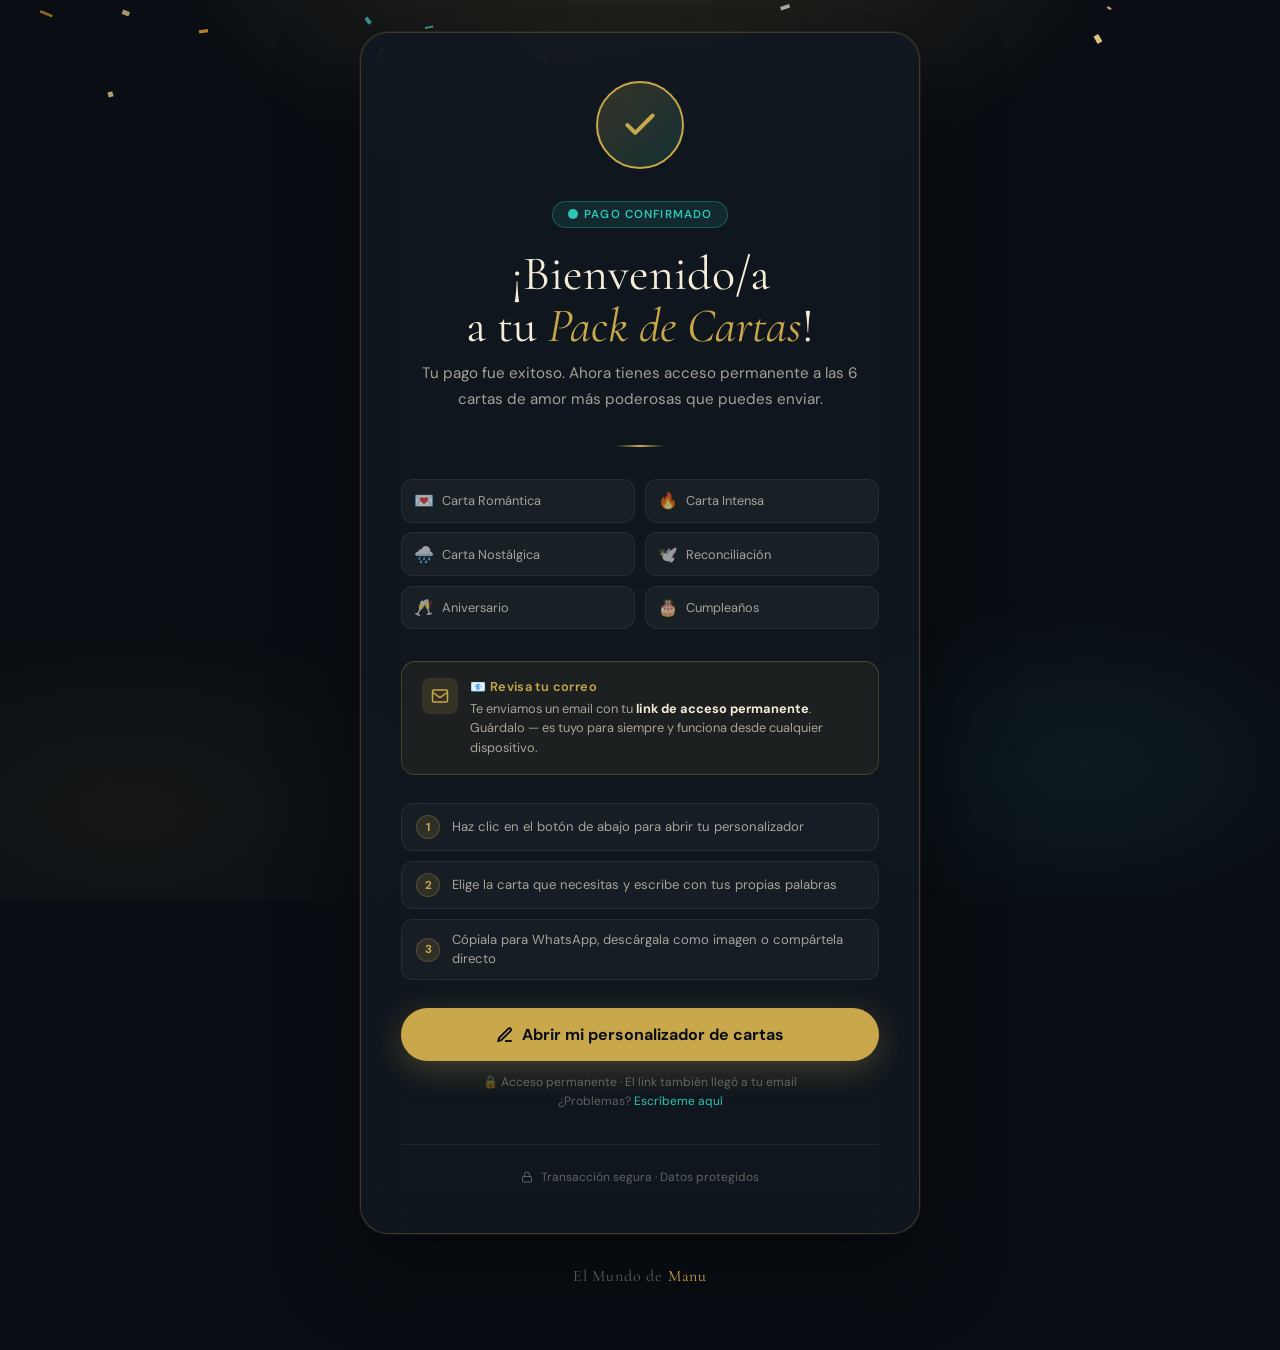
<file: success.html>
<!DOCTYPE html>
<html lang="es">
<head>
  <meta charset="UTF-8"/>
  <meta name="viewport" content="width=device-width, initial-scale=1.0"/>
  <meta name="robots" content="noindex, nofollow"/>
  <title>¡Bienvenido/a! | Pack de Cartas de Amor Premium</title>
  <link rel="preconnect" href="https://fonts.googleapis.com"/>
  <link rel="preconnect" href="https://fonts.gstatic.com" crossorigin/>
  <link href="https://fonts.googleapis.com/css2?family=Cormorant+Garamond:ital,wght@0,300;0,400;0,600;1,300;1,400;1,600&family=DM+Sans:wght@300;400;500;600&display=swap" rel="stylesheet"/>

  <style>
    :root {
      --gold:       #C9A84C;
      --gold-light: #E8C97D;
      --gold-dim:   rgba(201,168,76,0.15);
      --teal:       #2EC4B6;
      --navy:       #0A0E14;
      --navy-2:     #111820;
      --cream:      #F5EDD8;
      --cream-dim:  rgba(245,237,216,0.65);
      --muted:      rgba(245,237,216,0.35);
      --border:     rgba(255,255,255,0.07);
      --border-gold:rgba(201,168,76,0.25);
    }

    *, *::before, *::after { box-sizing: border-box; margin: 0; padding: 0; }

    html { font-size: 16px; }

    body {
      background: var(--navy);
      color: var(--cream);
      font-family: 'DM Sans', system-ui, sans-serif;
      min-height: 100svh;
      overflow-x: hidden;
      -webkit-font-smoothing: antialiased;
    }

    /* ── Mi fondo atmosférico ── */
    .bg-glow {
      position: fixed; inset: 0; z-index: 0; pointer-events: none;
      background:
        radial-gradient(ellipse 60% 50% at 50% -10%, rgba(201,168,76,0.18) 0%, transparent 65%),
        radial-gradient(ellipse 40% 35% at 85% 85%, rgba(46,196,182,0.07) 0%, transparent 55%),
        radial-gradient(ellipse 50% 40% at 10% 90%, rgba(201,168,76,0.06) 0%, transparent 55%);
    }

    /* ── Partículas de confeti ── */
    #confeti-canvas {
      position: fixed; inset: 0; z-index: 1;
      pointer-events: none;
    }

    /* ── Contenido principal ── */
    .page {
      position: relative; z-index: 2;
      min-height: 100svh;
      display: flex; flex-direction: column;
      align-items: center; justify-content: center;
      padding: 2rem 1.5rem 4rem;
    }

    /* ── Mi card central ── */
    .card {
      width: 100%; max-width: 560px;
      background: rgba(17,24,32,0.85);
      border: 1px solid var(--border-gold);
      border-radius: 28px;
      padding: 3rem 2.5rem;
      text-align: center;
      backdrop-filter: blur(24px);
      -webkit-backdrop-filter: blur(24px);
      box-shadow: 0 32px 80px rgba(0,0,0,0.5), 0 0 0 1px rgba(201,168,76,0.1);
      animation: cardEntrada 0.9s cubic-bezier(0.16,1,0.3,1) both;
      animation-delay: 0.2s;
    }

    @keyframes cardEntrada {
      from { opacity: 0; transform: translateY(40px) scale(0.96); }
      to   { opacity: 1; transform: translateY(0) scale(1); }
    }

    /* ── Mi ícono de éxito ── */
    .icono-wrapper {
      width: 88px; height: 88px;
      margin: 0 auto 2rem;
      position: relative;
    }

    .icono-circulo {
      width: 88px; height: 88px;
      border-radius: 50%;
      background: linear-gradient(135deg, rgba(201,168,76,0.2), rgba(46,196,182,0.15));
      border: 2px solid var(--gold);
      display: flex; align-items: center; justify-content: center;
      animation: pulsoIcono 2.5s ease-in-out infinite;
    }

    @keyframes pulsoIcono {
      0%,100% { box-shadow: 0 0 0 0 rgba(201,168,76,0.35); }
      50%      { box-shadow: 0 0 0 16px rgba(201,168,76,0); }
    }

    .icono-check {
      animation: checkEntrada 0.6s cubic-bezier(0.16,1,0.3,1) both;
      animation-delay: 0.7s;
    }

    @keyframes checkEntrada {
      from { opacity: 0; transform: scale(0.3) rotate(-20deg); }
      to   { opacity: 1; transform: scale(1) rotate(0); }
    }

    /* ── Mi badge de confirmación ── */
    .badge-confirmado {
      display: inline-flex; align-items: center; gap: 0.4rem;
      background: rgba(46,196,182,0.12);
      border: 1px solid rgba(46,196,182,0.3);
      border-radius: 99px;
      padding: 0.3rem 0.9rem;
      font-size: 0.72rem; font-weight: 600;
      letter-spacing: 0.1em; text-transform: uppercase;
      color: var(--teal); margin-bottom: 1.25rem;
      animation: fadeUp 0.6s var(--ease) both;
      animation-delay: 0.5s;
    }

    /* ── Mis títulos ── */
    .titulo-wow {
      font-family: 'Cormorant Garamond', serif;
      font-size: clamp(2.2rem, 6vw, 3rem);
      font-weight: 400; line-height: 1.1;
      margin-bottom: 0.5rem;
      animation: fadeUp 0.6s cubic-bezier(0.16,1,0.3,1) both;
      animation-delay: 0.55s;
    }

    .titulo-wow em {
      color: var(--gold); font-style: italic;
    }

    .subtitulo {
      font-size: 0.95rem; color: var(--cream-dim);
      line-height: 1.7; margin-bottom: 2rem;
      animation: fadeUp 0.6s cubic-bezier(0.16,1,0.3,1) both;
      animation-delay: 0.65s;
    }

    /* ── Mi separador dorado ── */
    .separador {
      width: 48px; height: 2px;
      background: linear-gradient(90deg, transparent, var(--gold), transparent);
      margin: 0 auto 2rem;
      animation: fadeUp 0.6s cubic-bezier(0.16,1,0.3,1) both;
      animation-delay: 0.7s;
    }

    /* ── Mi grid de lo que incluye ── */
    .incluye-grid {
      display: grid; grid-template-columns: 1fr 1fr;
      gap: 0.6rem; margin-bottom: 2rem;
      animation: fadeUp 0.6s cubic-bezier(0.16,1,0.3,1) both;
      animation-delay: 0.75s;
    }

    .incluye-item {
      background: rgba(255,255,255,0.04);
      border: 1px solid var(--border);
      border-radius: 12px;
      padding: 0.65rem 0.75rem;
      display: flex; align-items: center; gap: 0.5rem;
      font-size: 0.8rem; color: var(--cream-dim);
      text-align: left;
      transition: border-color 0.2s ease, background 0.2s ease;
    }
    .incluye-item:hover {
      border-color: var(--border-gold);
      background: var(--gold-dim);
    }
    .incluye-item .emoji { font-size: 1rem; flex-shrink: 0; }

    /* ── Mi bloque de email ── */
    .email-box {
      background: rgba(201,168,76,0.07);
      border: 1px solid var(--border-gold);
      border-radius: 14px;
      padding: 1rem 1.25rem;
      margin-bottom: 1.75rem;
      display: flex; align-items: flex-start; gap: 0.75rem;
      text-align: left;
      animation: fadeUp 0.6s cubic-bezier(0.16,1,0.3,1) both;
      animation-delay: 0.85s;
    }
    .email-icon {
      width: 36px; height: 36px; border-radius: 8px;
      background: var(--gold-dim);
      display: flex; align-items: center; justify-content: center;
      flex-shrink: 0;
    }
    .email-box-titulo {
      font-size: 0.8rem; font-weight: 600; color: var(--gold);
      margin-bottom: 0.2rem; letter-spacing: 0.03em;
    }
    .email-box-texto {
      font-size: 0.8rem; color: var(--cream-dim); line-height: 1.55;
    }

    /* ── Mi botón principal CTA ── */
    .btn-cta {
      display: flex; align-items: center; justify-content: center; gap: 0.5rem;
      width: 100%;
      background: var(--gold);
      color: var(--navy);
      font-family: 'DM Sans', sans-serif;
      font-size: 1rem; font-weight: 700;
      padding: 1rem 2rem;
      border-radius: 99px; border: none; cursor: pointer;
      text-decoration: none;
      box-shadow: 0 8px 32px rgba(201,168,76,0.3);
      transition: all 0.25s cubic-bezier(0.16,1,0.3,1);
      margin-bottom: 0.75rem;
      animation: fadeUp 0.6s cubic-bezier(0.16,1,0.3,1) both;
      animation-delay: 0.9s;
    }
    .btn-cta:hover {
      background: var(--gold-light);
      transform: translateY(-3px);
      box-shadow: 0 14px 40px rgba(201,168,76,0.4);
    }
    .btn-cta:active { transform: translateY(0); }

    /* ── Mi nota de acceso permanente ── */
    .nota-acceso {
      font-size: 0.75rem; color: var(--muted);
      line-height: 1.6;
      animation: fadeUp 0.6s cubic-bezier(0.16,1,0.3,1) both;
      animation-delay: 0.95s;
    }
    .nota-acceso a { color: var(--teal); text-decoration: none; }
    .nota-acceso a:hover { text-decoration: underline; }

    /* ── Mi footer de la card ── */
    .card-footer {
      margin-top: 2rem;
      padding-top: 1.5rem;
      border-top: 1px solid var(--border);
      display: flex; align-items: center; justify-content: center; gap: 0.5rem;
      font-size: 0.75rem; color: var(--muted);
      animation: fadeUp 0.6s cubic-bezier(0.16,1,0.3,1) both;
      animation-delay: 1s;
    }

    /* ── Pasos de uso ── */
    .pasos {
      display: flex; flex-direction: column; gap: 0.6rem;
      margin-bottom: 1.75rem;
      animation: fadeUp 0.6s cubic-bezier(0.16,1,0.3,1) both;
      animation-delay: 0.8s;
    }
    .paso {
      display: flex; align-items: center; gap: 0.75rem;
      background: rgba(255,255,255,0.03);
      border: 1px solid var(--border);
      border-radius: 12px;
      padding: 0.7rem 0.9rem;
      text-align: left;
    }
    .paso-num {
      width: 24px; height: 24px; border-radius: 50%;
      background: var(--gold-dim);
      border: 1px solid var(--border-gold);
      color: var(--gold); font-size: 0.72rem; font-weight: 700;
      display: flex; align-items: center; justify-content: center;
      flex-shrink: 0;
    }
    .paso-texto { font-size: 0.82rem; color: var(--cream-dim); line-height: 1.4; }

    @keyframes fadeUp {
      from { opacity: 0; transform: translateY(20px); }
      to   { opacity: 1; transform: translateY(0); }
    }

    /* ── Marca ── */
    .marca {
      margin-top: 2rem;
      font-family: 'Cormorant Garamond', serif;
      font-size: 1rem; color: var(--muted);
      letter-spacing: 0.05em;
      animation: fadeUp 0.6s ease both;
      animation-delay: 1.1s;
    }
    .marca span { color: var(--gold); }

    /* ── Responsive ── */
    @media (max-width: 480px) {
      .card { padding: 2rem 1.5rem; border-radius: 20px; }
      .incluye-grid { grid-template-columns: 1fr; }
    }
  </style>
</head>
<body>

  <!-- Mi fondo atmosférico -->
  <div class="bg-glow" aria-hidden="true"></div>

  <!-- Mi canvas de confeti -->
  <canvas id="confeti-canvas" aria-hidden="true"></canvas>

  <main class="page">
    <div class="card" role="main">

      <!-- Mi ícono animado -->
      <div class="icono-wrapper" aria-hidden="true">
        <div class="icono-circulo">
          <svg class="icono-check" width="38" height="38" viewBox="0 0 24 24"
               fill="none" stroke="#C9A84C" stroke-width="2.5"
               stroke-linecap="round" stroke-linejoin="round">
            <path d="M20 6L9 17l-5-5"/>
          </svg>
        </div>
      </div>

      <!-- Mi badge de confirmación -->
      <div class="badge-confirmado">
        <svg width="10" height="10" viewBox="0 0 10 10" fill="var(--teal)">
          <circle cx="5" cy="5" r="5"/>
        </svg>
        Pago confirmado
      </div>

      <!-- Mi título WOW -->
      <h1 class="titulo-wow">
        ¡Bienvenido/a<br/>
        a tu <em>Pack de Cartas</em>!
      </h1>

      <p class="subtitulo" id="subtitulo-personalizado">
        Tu pago fue exitoso. Ahora tienes acceso permanente
        a las 6 cartas de amor más poderosas que puedes enviar.
      </p>

      <div class="separador" aria-hidden="true"></div>

      <!-- Mi grid de lo que incluye -->
      <div class="incluye-grid" aria-label="Tu pack incluye">
        <div class="incluye-item"><span class="emoji">💌</span> Carta Romántica</div>
        <div class="incluye-item"><span class="emoji">🔥</span> Carta Intensa</div>
        <div class="incluye-item"><span class="emoji">🌧️</span> Carta Nostálgica</div>
        <div class="incluye-item"><span class="emoji">🕊️</span> Reconciliación</div>
        <div class="incluye-item"><span class="emoji">🥂</span> Aniversario</div>
        <div class="incluye-item"><span class="emoji">🎂</span> Cumpleaños</div>
      </div>

      <!-- Mi bloque de email -->
      <div class="email-box" role="note">
        <div class="email-icon" aria-hidden="true">
          <svg width="18" height="18" viewBox="0 0 24 24" fill="none"
               stroke="var(--gold)" stroke-width="2">
            <rect x="2" y="4" width="20" height="16" rx="2"/>
            <path d="M2 7l10 7 10-7"/>
          </svg>
        </div>
        <div>
          <p class="email-box-titulo">📧 Revisa tu correo</p>
          <p class="email-box-texto">
            Te enviamos un email con tu <strong style="color:var(--cream);">link de acceso permanente</strong>.
            Guárdalo — es tuyo para siempre y funciona desde cualquier dispositivo.
          </p>
        </div>
      </div>

      <!-- Mis pasos de uso -->
      <div class="pasos" aria-label="Cómo usar tu pack">
        <div class="paso">
          <div class="paso-num">1</div>
          <p class="paso-texto">Haz clic en el botón de abajo para abrir tu personalizador</p>
        </div>
        <div class="paso">
          <div class="paso-num">2</div>
          <p class="paso-texto">Elige la carta que necesitas y escribe con tus propias palabras</p>
        </div>
        <div class="paso">
          <div class="paso-num">3</div>
          <p class="paso-texto">Cópiala para WhatsApp, descárgala como imagen o compártela directo</p>
        </div>
      </div>

      <!-- Mi botón CTA principal -->
      <a href="personalizar.html" class="btn-cta" id="btn-acceso" aria-label="Abrir personalizador de cartas">
        <svg width="18" height="18" viewBox="0 0 24 24" fill="none"
             stroke="currentColor" stroke-width="2.5">
          <path d="M12 20h9"/>
          <path d="M16.5 3.5a2.121 2.121 0 013 3L7 19l-4 1 1-4L16.5 3.5z"/>
        </svg>
        Abrir mi personalizador de cartas
      </a>

      <p class="nota-acceso">
        🔒 Acceso permanente · El link también llegó a tu email<br/>
        ¿Problemas? <a href="mailto:elmundodemanu2704@gmail.com">Escríbeme aquí</a>
      </p>

      <!-- Mi footer de la card -->
      <div class="card-footer">
        <svg width="12" height="12" viewBox="0 0 24 24" fill="none"
             stroke="currentColor" stroke-width="2">
          <rect x="3" y="11" width="18" height="11" rx="2"/>
          <path d="M7 11V7a5 5 0 0110 0v4"/>
        </svg>
        Transacción segura · Datos protegidos
      </div>

    </div>

    <!-- Mi marca -->
    <p class="marca">El Mundo de <span>Manu</span></p>
  </main>


  <script>
  /*
    Mi lógica de la página de éxito.
    1. Lanzo el confeti con animación física real
    2. Personalizo el mensaje con el nombre del cliente si viene en la URL
    3. Construyo la URL del personalizador con el token de acceso
  */

  // ── Mi sistema de confeti ──────────────────────────────────
  (function lanzarConfeti() {
    const canvas = document.getElementById('confeti-canvas');
    const ctx    = canvas.getContext('2d');

    canvas.width  = window.innerWidth;
    canvas.height = window.innerHeight;

    window.addEventListener('resize', () => {
      canvas.width  = window.innerWidth;
      canvas.height = window.innerHeight;
    });

    // Mis colores de confeti: paleta de marca
    const COLORES = [
      '#C9A84C', '#E8C97D', '#2EC4B6', '#F5EDD8',
      '#B8862A', '#4DD9CC', '#F0D48A', '#FFFFFF',
    ];

    // Creo las partículas
    const TOTAL = window.innerWidth < 600 ? 80 : 140;
    const particulas = Array.from({ length: TOTAL }, () => ({
      x:       Math.random() * canvas.width,
      y:       Math.random() * canvas.height - canvas.height,
      w:       Math.random() * 10 + 4,
      h:       Math.random() * 5 + 2,
      color:   COLORES[Math.floor(Math.random() * COLORES.length)],
      speed:   Math.random() * 3 + 1.5,
      angulo:  Math.random() * Math.PI * 2,
      spin:    (Math.random() - 0.5) * 0.15,
      oscila:  Math.random() * 2 - 1,
      opacidad: Math.random() * 0.4 + 0.6,
    }));

    let frame = 0;
    const DURACION = 220; // Frames que dura el confeti

    function animar() {
      if (frame > DURACION) {
        // Desvanezco gradualmente
        ctx.globalAlpha -= 0.02;
        if (ctx.globalAlpha <= 0) {
          ctx.clearRect(0, 0, canvas.width, canvas.height);
          return;
        }
      }

      ctx.clearRect(0, 0, canvas.width, canvas.height);

      particulas.forEach(p => {
        p.y      += p.speed;
        p.x      += p.oscila * 0.5;
        p.angulo += p.spin;

        if (p.y > canvas.height + 20) {
          p.y = -20;
          p.x = Math.random() * canvas.width;
        }

        ctx.save();
        ctx.globalAlpha = p.opacidad * (frame > DURACION ? ctx.globalAlpha : 1);
        ctx.translate(p.x + p.w / 2, p.y + p.h / 2);
        ctx.rotate(p.angulo);
        ctx.fillStyle = p.color;
        ctx.fillRect(-p.w / 2, -p.h / 2, p.w, p.h);
        ctx.restore();
      });

      frame++;
      requestAnimationFrame(animar);
    }

    // Inicio el confeti con un pequeño delay para que la card ya esté visible
    setTimeout(animar, 600);
  })();


  // ══════════════════════════════════════════════════════════
  // LÓGICA DE SUCCESS.HTML — Long Polling por token de acceso
  // ══════════════════════════════════════════════════════════
  (async function iniciarPagina() {

    const MI_BACKEND = 'https://pack-cartas-amor-backend-production.up.railway.app';
    const params     = new URLSearchParams(window.location.search);

    // ── 1. Verificar que el pago no falló explícitamente ──────
    const estadoMP = params.get('collection_status') || params.get('status');
    const estadoBold = params.get('bold-tx-status');
    if ((estadoMP && estadoMP !== 'approved' && estadoMP !== 'null') ||
        (estadoBold && estadoBold !== 'approved')) {
      window.location.replace('error.html?razon=pago_fallido');
      return;
    }

    // ── 2. Personalizar el saludo ─────────────────────────────
    // Intentar obtener el nombre del cliente de cualquier fuente disponible
    const nombreParam = params.get('nombre') || params.get('customer_name') || params.get('pago_nombre');
    const nombreSS    = sessionStorage.getItem('pago_nombre');
    const nombreRaw   = nombreParam ? decodeURIComponent(nombreParam) : (nombreSS || '');

    if (nombreRaw) {
      const nombreCorto = nombreRaw.split(' ')[0];
      const subtitulo   = document.getElementById('subtitulo-personalizado');
      const titulo      = document.querySelector('.titulo-wow');
      if (subtitulo) subtitulo.textContent =
        `${nombreCorto}, tu pago fue exitoso. Tienes acceso permanente a las 6 cartas de amor más poderosas que puedes enviar.`;
      if (titulo) titulo.innerHTML = `¡Bienvenido/a,<br/><em>${nombreCorto}</em>!`;
    }

    // ── 3. Extraer identificadores de pago desde la URL ───────
    // Mercado Pago manda: collection_id, payment_id (ambos son el mismo número)
    // Wompi manda:        id (en la URL de redirect)
    // Bold manda:         bold-order-id + pago_email (que metemos en redirect_url)
    const paymentId  = params.get('payment_id') || params.get('collection_id');
    const referenciaWompi = params.get('id');  // Wompi
    const emailUrl   = params.get('pago_email');
    const emailSS    = sessionStorage.getItem('pago_email');
    const email      = emailUrl ? decodeURIComponent(emailUrl) : emailSS;

    // Si tenemos email nuevo desde URL, guardarlo en sessionStorage
    if (emailUrl) {
      sessionStorage.setItem('pago_email', decodeURIComponent(emailUrl));
    }

    const btnAcceso = document.getElementById('btn-acceso');

    // ── 4. Si ya tenemos token guardado (recompra o regreso) ──
    const tokenGuardado = sessionStorage.getItem('acceso_token');
    if (tokenGuardado) {
      btnAcceso.href = `personalizar.html?token=${tokenGuardado}`;
      return;
    }

    // ── 5. Si no hay ningún identificador, no podemos hacer polling ──
    if (!paymentId && !referenciaWompi && !email) {
      // El cliente llegó directo a success.html sin hacer pago — dejamos el botón como está
      return;
    }

    // ── 6. Long Polling — intentar recuperar el token 10 veces cada 3s ──
    // Total: hasta 30 segundos de espera
    // El backend responde inmediatamente con { ok: false, razon: 'procesando' }
    // si el webhook aún no llegó, y nosotros reintentamos
    btnAcceso.textContent = '⏳ Preparando tu acceso...';
    btnAcceso.style.pointerEvents = 'none';
    btnAcceso.style.opacity = '0.7';

    const MAX_INTENTOS = 10;
    const PAUSA_MS     = 3000;

    for (let intento = 1; intento <= MAX_INTENTOS; intento++) {
      try {
        const res  = await fetch(`${MI_BACKEND}/api/recuperar-token`, {
          method:  'POST',
          headers: { 'Content-Type': 'application/json' },
          body:    JSON.stringify({
            paymentId:  paymentId  || null,
            referencia: referenciaWompi || null,
            email:      email || null,
          }),
        });

        const data = await res.json();

        if (data.ok && data.token) {
          // ✅ Token encontrado — actualizar botón con el link de acceso
          sessionStorage.setItem('acceso_token', data.token);
          sessionStorage.removeItem('pago_email');
          sessionStorage.removeItem('pago_nombre');

          // Actualizar nombre si no lo teníamos antes
          if (data.nombre && !nombreRaw) {
            const nombreCorto = data.nombre.split(' ')[0];
            const titulo = document.querySelector('.titulo-wow');
            if (titulo) titulo.innerHTML = `¡Bienvenido/a,<br/><em>${nombreCorto}</em>!`;
          }

          btnAcceso.innerHTML = `
            <svg width="18" height="18" viewBox="0 0 24 24" fill="none"
                 stroke="currentColor" stroke-width="2.5">
              <path d="M12 20h9"/>
              <path d="M16.5 3.5a2.121 2.121 0 013 3L7 19l-4 1 1-4L16.5 3.5z"/>
            </svg>
            Abrir mi personalizador de cartas`;
          btnAcceso.href            = `personalizar.html?token=${data.token}`;
          btnAcceso.style.pointerEvents = '';
          btnAcceso.style.opacity       = '';
          return; // ← Terminamos el loop
        }

        // Aún procesando — mostrar progreso visual
        const restantes = MAX_INTENTOS - intento;
        if (restantes > 0) {
          btnAcceso.textContent = `⏳ Preparando tu acceso... (${intento}/${MAX_INTENTOS})`;
          await new Promise(r => setTimeout(r, PAUSA_MS));
        }

      } catch (err) {
        // Error de red (Render dormido) — esperar y reintentar
        if (intento < MAX_INTENTOS) {
          await new Promise(r => setTimeout(r, PAUSA_MS));
        }
      }
    }

    // ── 7. Se agotaron los intentos — dejar el botón funcional ──
    // NO redirigir a error.html — el pago SÍ fue exitoso, solo el webhook tardó
    // El cliente puede usar el link que recibirá por email
    btnAcceso.innerHTML = `
      <svg width="18" height="18" viewBox="0 0 24 24" fill="none"
           stroke="currentColor" stroke-width="2.5">
        <path d="M12 20h9"/>
        <path d="M16.5 3.5a2.121 2.121 0 013 3L7 19l-4 1 1-4L16.5 3.5z"/>
      </svg>
      Abrir mi personalizador de cartas`;
    btnAcceso.href            = 'personalizar.html';
    btnAcceso.style.pointerEvents = '';
    btnAcceso.style.opacity       = '';

    // Actualizar el mensaje de email para orientar al cliente
    const notaAcceso = document.querySelector('.nota-acceso');
    if (notaAcceso && email) {
      notaAcceso.innerHTML = `
        📧 Tu link de acceso está llegando a <strong>${email}</strong><br/>
        Revisa también la carpeta de spam. Si no llega en 10 minutos,
        <a href="mailto:elmundodemanu2704@gmail.com" style="color:var(--gold);">escríbeme aquí</a>.`;
    }

  })();

  </script>
</file>
<file: styles.css>
/*
  Mi sistema de design tokens centralizado.
  Todo el proyecto consume estas variables — si cambio una, cambia en todas partes.
  Mobile-first: escribo estilos base para móvil y escalo con @media hacia arriba.
*/

/* ═══════════════════════════════════════════════════════════
   MIS TOKENS DE DISEÑO — LA BASE DE TODO EL SISTEMA
   ═══════════════════════════════════════════════════════════ */
:root {
  /* Paleta de marca */
  --c-bg:          #0A0E14;
  --c-bg-2:        #111720;
  --c-bg-3:        #1A2333;
  --c-surface:     #1E2A3A;
  --c-surface-2:   #243246;
  --c-border:      rgba(255,255,255,0.07);
  --c-border-gold: rgba(201,168,76,0.3);

  --c-gold:        #C9A84C;
  --c-gold-light:  #E8C97D;
  --c-gold-dim:    rgba(201,168,76,0.15);
  --c-teal:        #2EC4B6;
  --c-teal-dim:    rgba(46,196,182,0.12);
  --c-cream:       #F0E8D8;
  --c-cream-dim:   rgba(240,232,216,0.6);
  --c-white:       #FFFFFF;

  /* Texto */
  --t-primary:   var(--c-cream);
  --t-secondary: rgba(240,232,216,0.55);
  --t-muted:     rgba(240,232,216,0.3);
  --t-on-gold:   #0A0E14;

  /* Tipografía */
  --f-display: 'Cormorant Garamond', 'Playfair Display', Georgia, serif;
  --f-body:    'DM Sans', 'Lato', system-ui, sans-serif;
  --f-mono:    'JetBrains Mono', monospace;

  /* Espaciado modular */
  --sp-1: 0.25rem;  --sp-2: 0.5rem;   --sp-3: 0.75rem;
  --sp-4: 1rem;     --sp-5: 1.25rem;  --sp-6: 1.5rem;
  --sp-8: 2rem;     --sp-10: 2.5rem;  --sp-12: 3rem;
  --sp-16: 4rem;    --sp-20: 5rem;    --sp-24: 6rem;

  /* Radio de borde */
  --r-sm: 8px;  --r-md: 16px;  --r-lg: 24px;  --r-xl: 32px;  --r-full: 9999px;

  /* Sombras */
  --shadow-gold:    0 8px 32px rgba(201,168,76,0.2);
  --shadow-gold-lg: 0 16px 48px rgba(201,168,76,0.3);
  --shadow-card:    0 4px 24px rgba(0,0,0,0.4);
  --shadow-modal:   0 24px 80px rgba(0,0,0,0.7);

  /* Transiciones */
  --ease-out:    cubic-bezier(0.16, 1, 0.3, 1);
  --ease-in-out: cubic-bezier(0.45, 0, 0.55, 1);
  --t-fast:  0.15s;
  --t-base:  0.25s;
  --t-slow:  0.5s;
  --t-enter: 0.7s;
}

/* ═══════════════════════════════════════════════════════════
   RESET Y BASE GLOBAL
   ═══════════════════════════════════════════════════════════ */
*, *::before, *::after { box-sizing: border-box; margin: 0; padding: 0; }

html {
  scroll-behavior: smooth;
  -webkit-text-size-adjust: 100%;
  font-size: 16px;
}

body {
  background-color: var(--c-bg);
  color: var(--t-primary);
  font-family: var(--f-body);
  font-size: 1rem;
  line-height: 1.6;
  -webkit-font-smoothing: antialiased;
  -moz-osx-font-smoothing: grayscale;
  overflow-x: hidden;
}

img, svg { display: block; max-width: 100%; }
button { cursor: pointer; font-family: inherit; border: none; background: none; }
a { color: inherit; text-decoration: none; }
input, textarea, select { font-family: inherit; }

/* ═══════════════════════════════════════════════════════════
   TIPOGRAFÍA GLOBAL
   ═══════════════════════════════════════════════════════════ */
.f-display  { font-family: var(--f-display); }
.f-body     { font-family: var(--f-body); }

h1, h2, h3, h4 { font-family: var(--f-display); line-height: 1.15; font-weight: 600; }

/* ═══════════════════════════════════════════════════════════
   COMPONENTES REUTILIZABLES
   ═══════════════════════════════════════════════════════════ */

/* — Eyebrow label — */
.eyebrow {
  font-family: var(--f-body);
  font-size: 0.7rem;
  font-weight: 600;
  letter-spacing: 0.22em;
  text-transform: uppercase;
  color: var(--c-teal);
}

/* — Botón primario — */
.btn-primary {
  display: inline-flex;
  align-items: center;
  justify-content: center;
  gap: var(--sp-2);
  background: var(--c-gold);
  color: var(--t-on-gold);
  font-family: var(--f-body);
  font-size: 0.95rem;
  font-weight: 700;
  letter-spacing: 0.04em;
  padding: var(--sp-4) var(--sp-8);
  border-radius: var(--r-full);
  box-shadow: var(--shadow-gold);
  transition: background var(--t-base) ease,
              transform var(--t-base) var(--ease-out),
              box-shadow var(--t-base) ease;
  white-space: nowrap;
  -webkit-tap-highlight-color: transparent;
}
.btn-primary:hover  { background: var(--c-gold-light); transform: translateY(-2px); box-shadow: var(--shadow-gold-lg); }
.btn-primary:active { transform: translateY(0); }
.btn-primary:disabled { opacity: 0.5; cursor: not-allowed; transform: none; }

/* — Botón secundario — */
.btn-secondary {
  display: inline-flex;
  align-items: center;
  justify-content: center;
  gap: var(--sp-2);
  background: transparent;
  color: var(--t-primary);
  font-family: var(--f-body);
  font-size: 0.9rem;
  font-weight: 600;
  padding: var(--sp-3) var(--sp-6);
  border-radius: var(--r-full);
  border: 1px solid var(--c-border);
  transition: border-color var(--t-base) ease, background var(--t-base) ease, transform var(--t-base) var(--ease-out);
}
.btn-secondary:hover { border-color: var(--c-gold); background: var(--c-gold-dim); transform: translateY(-1px); }

/* — Botón ghost — */
.btn-ghost {
  display: inline-flex; align-items: center; gap: var(--sp-2);
  color: var(--t-secondary); font-size: 0.85rem; font-weight: 500;
  transition: color var(--t-base) ease;
}
.btn-ghost:hover { color: var(--t-primary); }

/* — Card base — */
.card {
  background: var(--c-surface);
  border: 1px solid var(--c-border);
  border-radius: var(--r-lg);
  transition: border-color var(--t-base) ease,
              transform var(--t-base) var(--ease-out),
              box-shadow var(--t-base) ease;
}
.card:hover {
  border-color: var(--c-border-gold);
  transform: translateY(-4px);
  box-shadow: var(--shadow-card);
}

/* — Divisor — */
.divider { border: none; border-top: 1px solid var(--c-border); }

/* — Badge — */
.badge {
  display: inline-flex; align-items: center; gap: var(--sp-1);
  font-size: 0.72rem; font-weight: 600; letter-spacing: 0.06em;
  padding: var(--sp-1) var(--sp-3);
  border-radius: var(--r-full);
  border: 1px solid var(--c-border-gold);
  color: var(--c-gold);
  background: var(--c-gold-dim);
}

/* ═══════════════════════════════════════════════════════════
   HEADER / NAVBAR
   ═══════════════════════════════════════════════════════════ */
.navbar {
  position: fixed; top: 0; left: 0; right: 0; z-index: 100;
  padding: var(--sp-4) var(--sp-6);
  display: flex; align-items: center; justify-content: space-between;
  transition: background var(--t-slow) ease, backdrop-filter var(--t-slow) ease,
              border-color var(--t-slow) ease;
  border-bottom: 1px solid transparent;
}
.navbar.scrolled {
  background: rgba(10,14,20,0.92);
  backdrop-filter: blur(20px);
  -webkit-backdrop-filter: blur(20px);
  border-bottom-color: var(--c-border);
}
.navbar-brand {
  font-family: var(--f-display);
  font-size: 1.1rem;
  font-weight: 600;
  letter-spacing: 0.02em;
}
.navbar-brand span { color: var(--c-gold); }

/* ═══════════════════════════════════════════════════════════
   HERO SECTION
   ═══════════════════════════════════════════════════════════ */
.hero {
  min-height: 100svh;
  display: flex; flex-direction: column;
  align-items: center; justify-content: center;
  text-align: center;
  padding: calc(80px + var(--sp-12)) var(--sp-6) var(--sp-16);
  position: relative; overflow: hidden;
}

/* Mi fondo atmosférico del hero */
.hero-bg {
  position: absolute; inset: 0; z-index: 0;
  background:
    radial-gradient(ellipse 70% 55% at 50% -5%, rgba(201,168,76,0.10) 0%, transparent 65%),
    radial-gradient(ellipse 50% 40% at 85% 70%, rgba(46,196,182,0.05) 0%, transparent 55%),
    radial-gradient(ellipse 40% 30% at 15% 80%, rgba(201,168,76,0.04) 0%, transparent 50%);
}

/* Mi textura grain sutil */
.hero-bg::after {
  content: '';
  position: absolute; inset: 0;
  background-image: url("data:image/svg+xml,%3Csvg viewBox='0 0 512 512' xmlns='http://www.w3.org/2000/svg'%3E%3Cfilter id='n'%3E%3CfeTurbulence type='fractalNoise' baseFrequency='0.75' numOctaves='4' stitchTiles='stitch'/%3E%3C/filter%3E%3Crect width='100%25' height='100%25' filter='url(%23n)' opacity='0.04'/%3E%3C/svg%3E");
  opacity: 0.5; pointer-events: none;
}

.hero-content { position: relative; z-index: 1; max-width: 820px; }

.hero-title {
  font-family: var(--f-display);
  font-size: clamp(2.8rem, 8vw, 6.5rem);
  font-weight: 600;
  line-height: 1.05;
  letter-spacing: -0.02em;
  margin-bottom: var(--sp-6);
}
.hero-title em { color: var(--c-gold); font-style: italic; }

.hero-subtitle {
  font-size: clamp(1rem, 2.5vw, 1.2rem);
  color: var(--t-secondary);
  max-width: 540px; margin: 0 auto var(--sp-10);
  line-height: 1.7;
}

/* Mi línea decorativa dorada bajo el título */
.hero-line {
  width: 48px; height: 2px;
  background: linear-gradient(90deg, var(--c-gold), transparent);
  margin: var(--sp-6) auto;
}

.hero-stats {
  display: flex; align-items: center; justify-content: center;
  gap: var(--sp-8); margin-top: var(--sp-10);
  flex-wrap: wrap;
}
.hero-stat { text-align: center; }
.hero-stat-num {
  font-family: var(--f-display);
  font-size: 2rem; font-weight: 700;
  color: var(--c-gold); display: block;
}
.hero-stat-label { font-size: 0.75rem; color: var(--t-muted); letter-spacing: 0.05em; }
.hero-stat-sep { width: 1px; height: 40px; background: var(--c-border); }

/* Mi flecha de scroll */
.scroll-cue {
  position: absolute; bottom: var(--sp-8); left: 50%; transform: translateX(-50%);
  z-index: 1; animation: bounceCue 2s ease-in-out infinite;
}
@keyframes bounceCue {
  0%,100% { transform: translateX(-50%) translateY(0); }
  50%      { transform: translateX(-50%) translateY(8px); }
}

/* ═══════════════════════════════════════════════════════════
   SECCIONES GENÉRICAS
   ═══════════════════════════════════════════════════════════ */
.section { padding: var(--sp-20) var(--sp-6); }
.section-alt { background: var(--c-bg-2); }
.section-dark { background: var(--c-bg); }

.container { max-width: 1100px; margin: 0 auto; }
.container-sm { max-width: 720px; margin: 0 auto; }
.container-md { max-width: 880px; margin: 0 auto; }

.section-header { text-align: center; margin-bottom: var(--sp-12); }
.section-title {
  font-family: var(--f-display);
  font-size: clamp(2rem, 5vw, 3.2rem);
  font-weight: 600; line-height: 1.15;
  margin-top: var(--sp-3);
}
.section-sub {
  color: var(--t-secondary); font-size: 1.05rem;
  max-width: 480px; margin: var(--sp-4) auto 0;
  line-height: 1.7;
}

/* ═══════════════════════════════════════════════════════════
   PROBLEMA SECTION — Cards de puntos de dolor
   ═══════════════════════════════════════════════════════════ */
.problema-grid {
  display: grid;
  grid-template-columns: 1fr;
  gap: var(--sp-4);
}
@media (min-width: 640px)  { .problema-grid { grid-template-columns: repeat(3,1fr); } }

.problema-card {
  background: var(--c-surface);
  border: 1px solid var(--c-border);
  border-radius: var(--r-lg);
  padding: var(--sp-8) var(--sp-6);
  text-align: center;
  transition: border-color var(--t-base) ease, transform var(--t-base) var(--ease-out);
}
.problema-card:hover { border-color: var(--c-border-gold); transform: translateY(-4px); }
.problema-card-icon { font-size: 2rem; margin-bottom: var(--sp-4); display: block; }
.problema-card h3 {
  font-family: var(--f-display); font-size: 1.2rem;
  color: var(--t-primary); margin-bottom: var(--sp-3);
}
.problema-card p { font-size: 0.9rem; color: var(--t-secondary); line-height: 1.6; }

/* ═══════════════════════════════════════════════════════════
   CARTAS GRID — Presentación del producto
   ═══════════════════════════════════════════════════════════ */
.cartas-grid {
  display: grid;
  grid-template-columns: 1fr;
  gap: var(--sp-4);
}
@media (min-width: 480px) { .cartas-grid { grid-template-columns: repeat(2,1fr); } }
@media (min-width: 900px) { .cartas-grid { grid-template-columns: repeat(3,1fr); } }

.carta-card {
  background: var(--c-surface);
  border: 1px solid var(--c-border);
  border-radius: var(--r-lg);
  padding: var(--sp-6);
  position: relative; overflow: hidden;
  transition: border-color var(--t-base) ease,
              transform var(--t-base) var(--ease-out),
              box-shadow var(--t-base) ease;
}
/* Mi línea superior de acento */
.carta-card::before {
  content: ''; position: absolute; top: 0; left: 0; right: 0; height: 2px;
  background: linear-gradient(90deg, var(--c-gold), var(--c-teal));
  transform: scaleX(0); transform-origin: left;
  transition: transform var(--t-slow) var(--ease-out);
}
.carta-card:hover { border-color: rgba(201,168,76,0.25); transform: translateY(-6px); box-shadow: var(--shadow-card); }
.carta-card:hover::before { transform: scaleX(1); }

.carta-icon { font-size: 2.2rem; margin-bottom: var(--sp-4); }
.carta-card h3 { font-family: var(--f-display); font-size: 1.3rem; color: var(--t-primary); margin-bottom: var(--sp-2); }
.carta-card p  { font-size: 0.875rem; color: var(--t-secondary); line-height: 1.65; margin-bottom: var(--sp-4); }

.carta-preview {
  border-left: 2px solid var(--c-gold);
  padding-left: var(--sp-3);
  margin-top: var(--sp-4);
}
.carta-preview p {
  font-family: var(--f-display); font-size: 0.82rem;
  font-style: italic; color: var(--t-muted);
  line-height: 1.5; margin: 0;
}

/* ═══════════════════════════════════════════════════════════
   BENEFICIOS SECTION
   ═══════════════════════════════════════════════════════════ */
.beneficios-grid {
  display: grid; grid-template-columns: 1fr; gap: var(--sp-4);
}
@media (min-width: 640px) { .beneficios-grid { grid-template-columns: repeat(2,1fr); } }

.beneficio-item {
  display: flex; gap: var(--sp-4);
  align-items: flex-start;
  background: var(--c-surface);
  border: 1px solid var(--c-border);
  border-radius: var(--r-md);
  padding: var(--sp-5) var(--sp-6);
  transition: border-color var(--t-base) ease, background var(--t-base) ease;
}
.beneficio-item:hover { border-color: var(--c-teal); background: var(--c-teal-dim); }
.beneficio-icon { font-size: 1.4rem; flex-shrink: 0; margin-top: 2px; }
.beneficio-item h4 { font-size: 0.95rem; font-weight: 700; color: var(--t-primary); margin-bottom: var(--sp-1); }
.beneficio-item p  { font-size: 0.85rem; color: var(--t-secondary); line-height: 1.6; }

/* ═══════════════════════════════════════════════════════════
   PRECIO SECTION
   ═══════════════════════════════════════════════════════════ */
.precio-card {
  background: var(--c-surface);
  border: 1px solid var(--c-border-gold);
  border-radius: var(--r-xl);
  padding: var(--sp-12) var(--sp-8);
  text-align: center;
  position: relative; overflow: hidden;
  max-width: 520px; margin: 0 auto;
}
/* Glow sutil en el centro del card de precio */
.precio-card::before {
  content: '';
  position: absolute; top: -40%; left: 50%; transform: translateX(-50%);
  width: 300px; height: 200px;
  background: radial-gradient(ellipse, rgba(201,168,76,0.12), transparent 70%);
  pointer-events: none;
}
.precio-old {
  font-size: 1rem; color: var(--t-muted);
  text-decoration: line-through; margin-bottom: var(--sp-2);
}
.precio-main {
  font-family: var(--f-display);
  font-size: clamp(3.5rem, 10vw, 5rem);
  font-weight: 700; color: var(--c-gold);
  line-height: 1; margin-bottom: var(--sp-2);
}
.precio-note { font-size: 0.8rem; color: var(--t-muted); margin-bottom: var(--sp-8); }

.precio-lista {
  list-style: none; text-align: left;
  display: flex; flex-direction: column; gap: var(--sp-3);
  margin-bottom: var(--sp-8);
}
.precio-lista li {
  display: flex; align-items: center; gap: var(--sp-3);
  font-size: 0.9rem; color: var(--t-secondary);
}
.precio-lista li .check { color: var(--c-teal); font-size: 1rem; flex-shrink: 0; }

/* ═══════════════════════════════════════════════════════════
   MODAL DE PAGO
   ═══════════════════════════════════════════════════════════ */
.modal-overlay {
  position: fixed; inset: 0; z-index: 200;
  background: rgba(5,8,12,0.85);
  backdrop-filter: blur(12px);
  -webkit-backdrop-filter: blur(12px);
  display: flex; align-items: center; justify-content: center;
  padding: var(--sp-4);
  opacity: 0; pointer-events: none;
  transition: opacity var(--t-slow) ease;
}
.modal-overlay.activo { opacity: 1; pointer-events: all; }
.modal-overlay.activo .modal-box { transform: translateY(0) scale(1); opacity: 1; }

.modal-box {
  background: var(--c-bg-2);
  border: 1px solid var(--c-border);
  border-radius: var(--r-xl);
  padding: var(--sp-8);
  width: 100%; max-width: 440px;
  box-shadow: var(--shadow-modal);
  transform: translateY(24px) scale(0.97);
  opacity: 0;
  transition: transform var(--t-enter) var(--ease-out), opacity var(--t-enter) var(--ease-out);
  position: relative;
}
.modal-close-btn {
  position: absolute; top: var(--sp-4); right: var(--sp-4);
  width: 32px; height: 32px;
  display: flex; align-items: center; justify-content: center;
  border-radius: var(--r-full);
  color: var(--t-muted);
  transition: color var(--t-base) ease, background var(--t-base) ease;
}
.modal-close-btn:hover { color: var(--t-primary); background: var(--c-surface); }

.modal-header { text-align: center; margin-bottom: var(--sp-8); }
.modal-header h2 { font-family: var(--f-display); font-size: 1.8rem; margin-bottom: var(--sp-2); }
.modal-header p  { font-size: 0.875rem; color: var(--t-secondary); }

.pasarela-btn {
  width: 100%; display: flex; align-items: center; gap: var(--sp-4);
  background: var(--c-surface);
  border: 1px solid var(--c-border);
  border-radius: var(--r-md);
  padding: var(--sp-4) var(--sp-5);
  text-align: left;
  transition: border-color var(--t-base) ease,
              background var(--t-base) ease,
              transform var(--t-base) var(--ease-out);
  -webkit-tap-highlight-color: transparent;
}
.pasarela-btn:hover { border-color: var(--c-gold); background: var(--c-gold-dim); transform: translateX(4px); }
.pasarela-btn:disabled { opacity: 0.45; cursor: not-allowed; transform: none; }

.pasarela-logo {
  width: 44px; height: 44px; border-radius: var(--r-sm);
  display: flex; align-items: center; justify-content: center;
  font-weight: 800; font-size: 0.75rem;
  flex-shrink: 0; letter-spacing: 0.02em;
}
.pasarela-info { flex: 1; }
.pasarela-info strong { display: block; font-size: 0.95rem; color: var(--t-primary); margin-bottom: 2px; }
.pasarela-info span  { font-size: 0.78rem; color: var(--t-muted); }
.pasarela-arrow { color: var(--t-muted); flex-shrink: 0; transition: transform var(--t-base) var(--ease-out); }
.pasarela-btn:hover .pasarela-arrow { transform: translateX(4px); color: var(--c-gold); }

.modal-trust {
  display: flex; align-items: center; justify-content: center;
  gap: var(--sp-2); margin-top: var(--sp-6);
  font-size: 0.75rem; color: var(--t-muted);
}
.modal-trust svg { color: var(--c-teal); }

/* ═══════════════════════════════════════════════════════════
   FOOTER
   ═══════════════════════════════════════════════════════════ */
.footer {
  padding: var(--sp-10) var(--sp-6);
  border-top: 1px solid var(--c-border);
  text-align: center;
}
.footer-brand {
  font-family: var(--f-display); font-size: 1.2rem;
  margin-bottom: var(--sp-2);
}
.footer-brand span { color: var(--c-gold); }
.footer-text { font-size: 0.8rem; color: var(--t-muted); line-height: 1.8; }
.footer-link { color: var(--c-teal); transition: opacity var(--t-fast) ease; }
.footer-link:hover { opacity: 0.7; }

/* ═══════════════════════════════════════════════════════════
   ANIMACIONES DE ENTRADA — SCROLL REVEAL
   ═══════════════════════════════════════════════════════════ */
@keyframes fadeUp {
  from { opacity: 0; transform: translateY(28px); }
  to   { opacity: 1; transform: translateY(0); }
}
@keyframes fadeIn {
  from { opacity: 0; }
  to   { opacity: 1; }
}

.anim-hero { opacity: 0; animation: fadeUp var(--t-enter) var(--ease-out) forwards; }
.anim-delay-1 { animation-delay: 0.1s; }
.anim-delay-2 { animation-delay: 0.25s; }
.anim-delay-3 { animation-delay: 0.42s; }
.anim-delay-4 { animation-delay: 0.6s; }
.anim-delay-5 { animation-delay: 0.78s; }

/* Mi scroll reveal — estado inicial (oculto) */
.reveal { opacity: 0; transform: translateY(32px); transition: opacity var(--t-enter) var(--ease-out), transform var(--t-enter) var(--ease-out); }
.reveal.visible { opacity: 1; transform: translateY(0); }

/* ═══════════════════════════════════════════════════════════
   TOAST NOTIFICATIONS
   ═══════════════════════════════════════════════════════════ */
.toast {
  position: fixed; bottom: var(--sp-6); left: 50%; z-index: 300;
  transform: translateX(-50%) translateY(80px);
  background: var(--c-surface);
  border: 1px solid var(--c-border);
  border-radius: var(--r-full);
  padding: var(--sp-3) var(--sp-6);
  font-size: 0.875rem; color: var(--t-primary);
  box-shadow: var(--shadow-modal);
  opacity: 0;
  transition: transform var(--t-slow) var(--ease-out), opacity var(--t-slow) ease;
  white-space: nowrap; pointer-events: none;
  display: flex; align-items: center; gap: var(--sp-2);
}
.toast.show { transform: translateX(-50%) translateY(0); opacity: 1; }
.toast.success { border-color: var(--c-teal); }
.toast.error   { border-color: #e55; }

/* ═══════════════════════════════════════════════════════════
   SPINNER
   ═══════════════════════════════════════════════════════════ */
@keyframes spin { to { transform: rotate(360deg); } }
.spinner {
  width: 18px; height: 18px; border-radius: 50%;
  border: 2px solid rgba(10,14,20,0.2);
  border-top-color: var(--t-on-gold);
  animation: spin 0.7s linear infinite;
  display: inline-block; flex-shrink: 0;
}

/* ═══════════════════════════════════════════════════════════
   PERSONALIZADOR — PÁGINA COMPLETA
   ═══════════════════════════════════════════════════════════ */

/* Layout del personalizador */
.pers-layout {
  min-height: 100svh;
  display: grid;
  grid-template-rows: auto 1fr;
}

/* Header del personalizador */
.pers-header {
  background: var(--c-bg-2);
  border-bottom: 1px solid var(--c-border);
  padding: var(--sp-4) var(--sp-6);
  display: flex; align-items: center;
  justify-content: space-between; gap: var(--sp-4);
  position: sticky; top: 0; z-index: 50;
  flex-wrap: wrap;
}
.pers-header-brand { font-family: var(--f-display); font-size: 1rem; }
.pers-header-brand span { color: var(--c-gold); }

/* Tabs de selección de carta */
.carta-tabs {
  display: flex; gap: var(--sp-2); overflow-x: auto;
  padding-bottom: 2px; scrollbar-width: none;
  -webkit-overflow-scrolling: touch;
}
.carta-tabs::-webkit-scrollbar { display: none; }

.carta-tab {
  display: flex; align-items: center; gap: var(--sp-2);
  padding: var(--sp-2) var(--sp-4);
  border-radius: var(--r-full);
  border: 1px solid var(--c-border);
  font-size: 0.8rem; font-weight: 600;
  color: var(--t-muted); white-space: nowrap;
  transition: all var(--t-base) ease;
  flex-shrink: 0;
  background: transparent;
}
.carta-tab:hover { border-color: var(--c-gold); color: var(--c-gold); }
.carta-tab.activo {
  background: var(--c-gold); border-color: var(--c-gold);
  color: var(--t-on-gold);
}

/* Cuerpo del personalizador — 2 columnas en desktop */
.pers-body {
  display: grid;
  grid-template-columns: 1fr;
  overflow: auto;
}
@media (min-width: 900px) {
  .pers-body { grid-template-columns: 380px 1fr; height: calc(100svh - 73px); overflow: hidden; }
}

/* Panel izquierdo — formulario de personalización */
.pers-panel {
  background: var(--c-bg-2);
  border-right: 1px solid var(--c-border);
  padding: var(--sp-8) var(--sp-6);
  overflow-y: auto;
}
@media (min-width: 900px) { .pers-panel { height: 100%; } }

.pers-panel-title {
  font-family: var(--f-display); font-size: 1.5rem;
  margin-bottom: var(--sp-6);
}

/* Mi grupo de campo de formulario */
.form-group { margin-bottom: var(--sp-5); }
.form-label {
  display: block; font-size: 0.8rem; font-weight: 600;
  color: var(--t-secondary); letter-spacing: 0.06em;
  text-transform: uppercase; margin-bottom: var(--sp-2);
}
.form-input, .form-textarea {
  width: 100%;
  background: var(--c-surface);
  border: 1px solid var(--c-border);
  border-radius: var(--r-md);
  padding: var(--sp-3) var(--sp-4);
  color: var(--t-primary); font-family: var(--f-body); font-size: 0.95rem;
  outline: none;
  transition: border-color var(--t-base) ease, box-shadow var(--t-base) ease;
}
.form-input::placeholder, .form-textarea::placeholder { color: var(--t-muted); }
.form-input:focus, .form-textarea:focus {
  border-color: var(--c-gold);
  box-shadow: 0 0 0 3px rgba(201,168,76,0.12);
}
.form-textarea { resize: vertical; min-height: 100px; line-height: 1.6; }

/* Panel derecho — preview de la carta */
.pers-preview {
  background: var(--c-bg);
  padding: var(--sp-8) var(--sp-6) var(--sp-12);
  overflow-y: auto;
  display: flex; flex-direction: column; align-items: center;
}
@media (min-width: 900px) { .pers-preview { height: 100%; } }

/* Mi hoja de carta — simulo papel físico */
.carta-sheet {
  width: 100%; max-width: 600px;
  background: var(--c-cream);
  color: #1a1a1a;
  border-radius: var(--r-lg);
  padding: var(--sp-12) var(--sp-10);
  box-shadow: 0 8px 40px rgba(0,0,0,0.5), 0 2px 8px rgba(0,0,0,0.3);
  position: relative; overflow: hidden;
  font-family: var(--f-display);
  line-height: 1.8;
}

/* Mi detalle decorativo de la hoja */
.carta-sheet::before {
  content: '';
  position: absolute; top: 0; left: 0; right: 0; height: 4px;
  background: linear-gradient(90deg, var(--c-gold), var(--c-teal), var(--c-gold));
}

.carta-sheet-label {
  display: flex; align-items: center; gap: var(--sp-2);
  font-family: var(--f-body);
  font-size: 0.7rem; font-weight: 600;
  letter-spacing: 0.18em; text-transform: uppercase;
  color: var(--c-gold); margin-bottom: var(--sp-8);
}

.carta-sheet-titulo {
  font-family: var(--f-display); font-size: 1.6rem;
  font-weight: 600; font-style: italic;
  color: #111; margin-bottom: var(--sp-6);
  line-height: 1.25;
}

.carta-sheet-body {
  font-family: var(--f-display); font-size: 1.05rem;
  color: #2a2a2a; line-height: 1.85;
  white-space: pre-wrap;
}

/* El nombre resaltado en la vista previa */
.carta-sheet-body .highlight-nombre {
  color: var(--c-gold); font-weight: 600;
  border-bottom: 1px solid rgba(201,168,76,0.4);
}

.carta-sheet-firma {
  margin-top: var(--sp-8); padding-top: var(--sp-6);
  border-top: 1px solid rgba(0,0,0,0.1);
  font-family: var(--f-display); font-size: 0.95rem;
  font-style: italic; color: #555;
}

/* Barra de acciones del personalizador */
.pers-actions {
  display: flex; gap: var(--sp-3); flex-wrap: wrap;
  margin-top: var(--sp-8); width: 100%; max-width: 600px;
}
.pers-actions .btn-primary { flex: 1; min-width: 160px; }
.pers-actions .btn-secondary { flex: 1; min-width: 120px; }

/* ═══════════════════════════════════════════════════════════
   SUCCESS PAGE
   ═══════════════════════════════════════════════════════════ */
.success-page {
  min-height: 100svh; display: flex;
  align-items: center; justify-content: center;
  padding: var(--sp-8) var(--sp-6);
}
.success-card {
  background: var(--c-surface);
  border: 1px solid var(--c-border);
  border-radius: var(--r-xl);
  padding: var(--sp-12) var(--sp-8);
  text-align: center;
  max-width: 520px; width: 100%;
  box-shadow: var(--shadow-card);
}
.success-icon {
  width: 80px; height: 80px;
  background: var(--c-teal-dim);
  border: 2px solid var(--c-teal);
  border-radius: var(--r-full);
  display: flex; align-items: center; justify-content: center;
  margin: 0 auto var(--sp-8);
  animation: pulseSuccess 2.5s ease-in-out infinite;
}
@keyframes pulseSuccess {
  0%,100% { box-shadow: 0 0 0 0 rgba(46,196,182,0.3); }
  50%      { box-shadow: 0 0 0 16px rgba(46,196,182,0); }
}
.success-title { font-family: var(--f-display); font-size: 2.2rem; margin-bottom: var(--sp-3); }
.success-sub   { color: var(--t-secondary); font-size: 1rem; margin-bottom: var(--sp-10); line-height: 1.7; }

.success-steps {
  background: var(--c-bg);
  border-radius: var(--r-md);
  padding: var(--sp-6);
  text-align: left; margin-top: var(--sp-8);
}
.success-steps h4 {
  font-size: 0.8rem; font-weight: 700;
  letter-spacing: 0.1em; text-transform: uppercase;
  color: var(--t-muted); margin-bottom: var(--sp-5);
}
.success-step {
  display: flex; gap: var(--sp-4); margin-bottom: var(--sp-4);
}
.success-step:last-child { margin-bottom: 0; }
.step-num {
  width: 24px; height: 24px; border-radius: var(--r-full);
  background: var(--c-gold-dim); border: 1px solid var(--c-border-gold);
  color: var(--c-gold); font-size: 0.75rem; font-weight: 700;
  display: flex; align-items: center; justify-content: center; flex-shrink: 0;
}
.step-text { font-size: 0.875rem; color: var(--t-secondary); line-height: 1.55; padding-top: 2px; }

/* ═══════════════════════════════════════════════════════════
   RESPONSIVE AJUSTES FINALES
   ═══════════════════════════════════════════════════════════ */
@media (max-width: 480px) {
  .hero-stats { gap: var(--sp-5); }
  .hero-stat-sep { height: 30px; }
  .modal-box { padding: var(--sp-6); }
  .carta-sheet { padding: var(--sp-8) var(--sp-6); }
  .pers-actions { flex-direction: column; }
}

/* Mi soporte para pantallas muy grandes (TV, 4K) */
@media (min-width: 1600px) {
  .container { max-width: 1300px; }
  .container-md { max-width: 1000px; }
}
</file>
